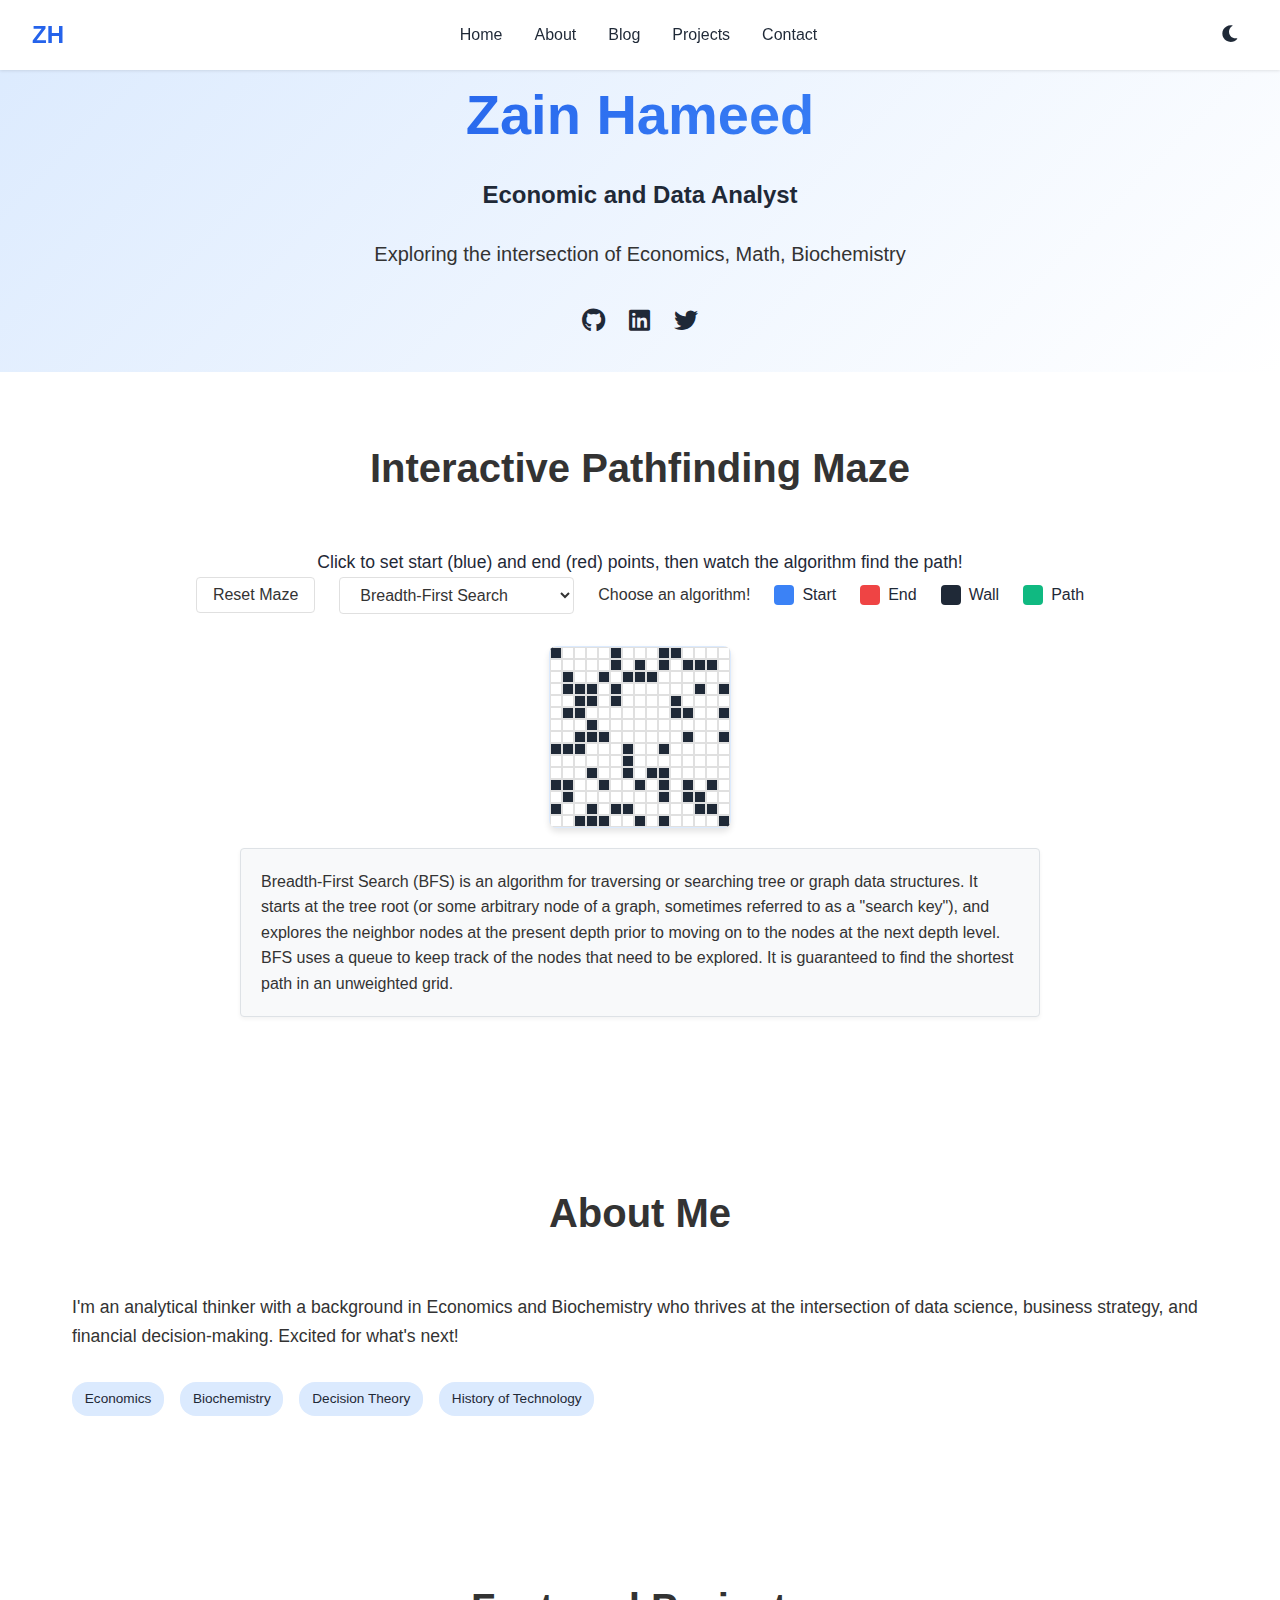
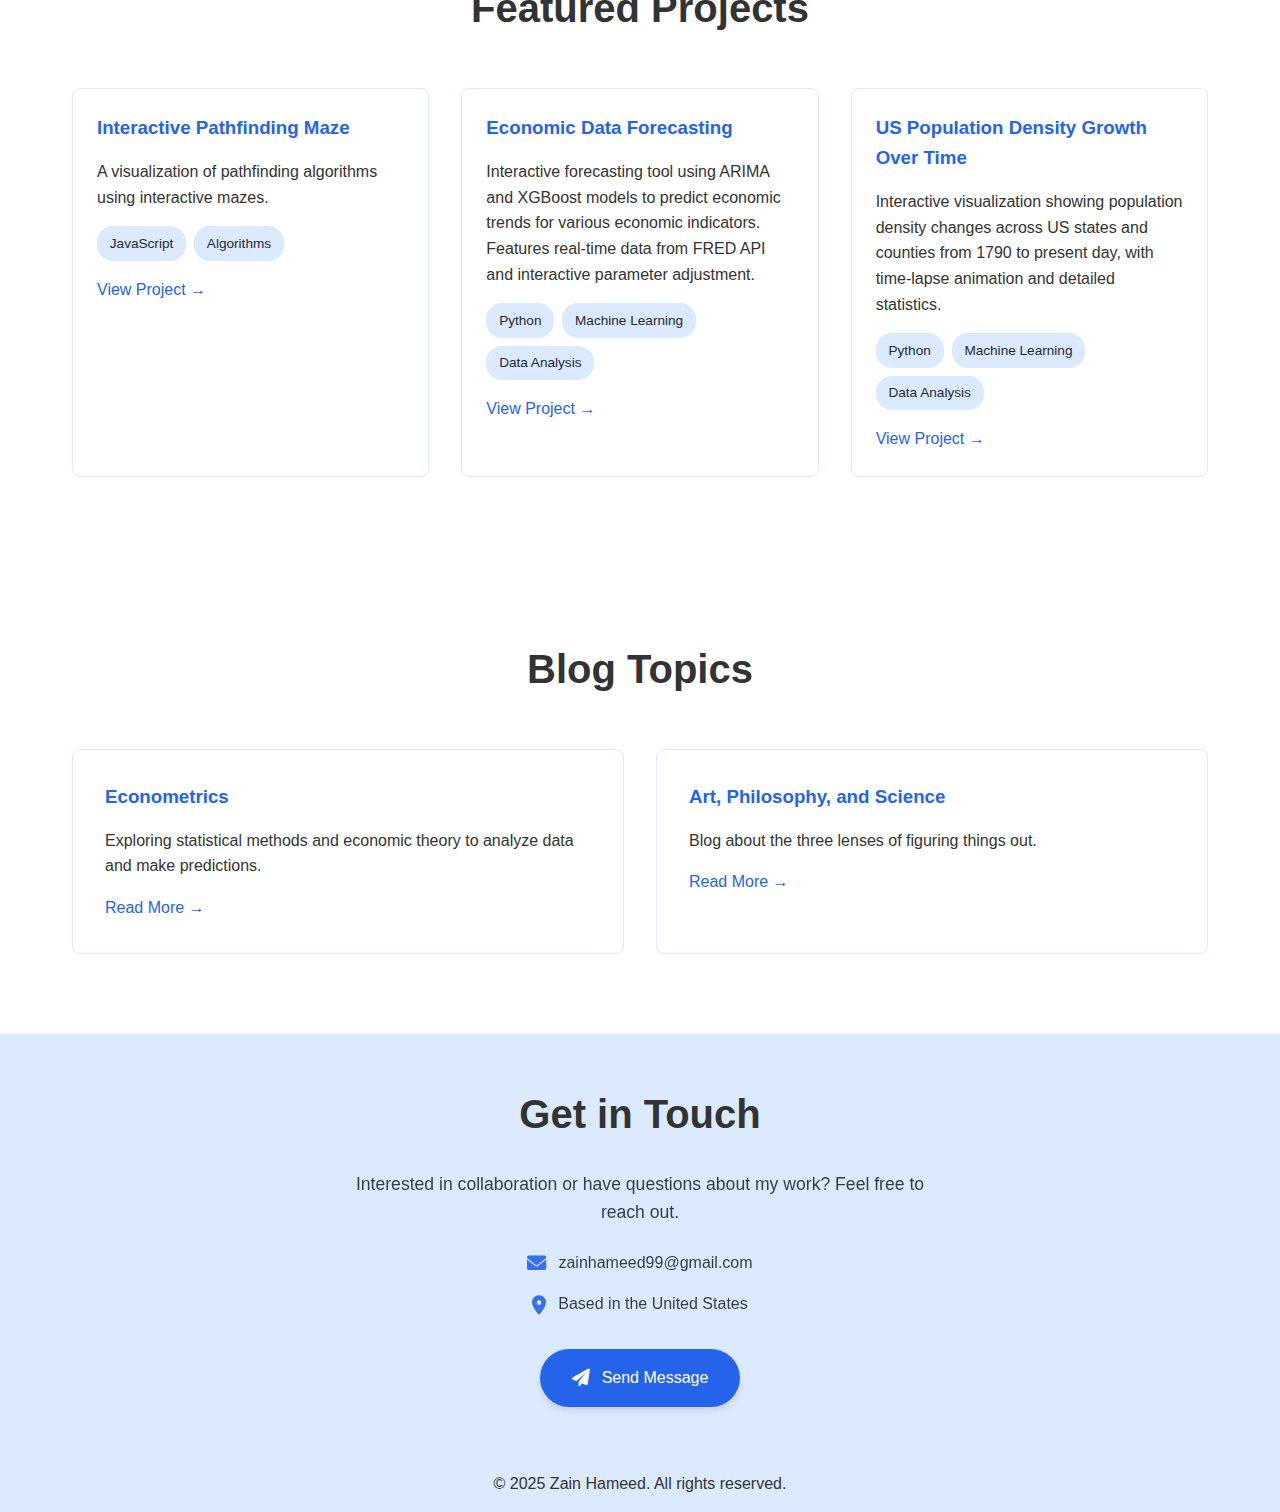
<file: index.html>
<!DOCTYPE html>
<html lang="en">
<head>
    <meta charset="UTF-8">
    <meta name="viewport" content="width=device-width, initial-scale=1.0">
    <title>Zain Hameed - Econometrics</title>
    <link rel="icon" type="image/png" href="assets/images/favicon.png">
    <link rel="stylesheet" href="assets/css/styles.css">
    <link rel="stylesheet" href="https://cdnjs.cloudflare.com/ajax/libs/font-awesome/6.0.0/css/all.min.css">
</head>
<body>
    <nav class="navbar">
        <div class="nav-brand">ZH</div>
        <div class="nav-links">
            <a href="#home">Home</a>
            <a href="#about">About</a>
            <a href="#research">Blog</a>
            <a href="#projects">Projects</a>
            <a href="#contact">Contact</a>
        </div>
        <button class="theme-toggle">
            <i class="fas fa-moon"></i>
        </button>
    </nav>

    <section id="home" class="hero">
        <div class="hero-content">
            <h1>Zain Hameed</h1>
            <h2>Economic and Data Analyst</h2>
            <p class="hero-text">Exploring the intersection of Economics, Math, Biochemistry</p>
            <div class="social-links">
                <a href="https://github.com/zainhameed99" target="_blank"><i class="fab fa-github"></i></a>
                <a href="https://www.linkedin.com/in/zain-hameed/" target="_blank"><i class="fab fa-linkedin"></i></a>
                <a href="https://x.com/ZainHameedo" target="_blank"><i class="fab fa-twitter"></i></a>
            </div>
        </div>
    </section>

    <section id="maze" class="maze">
        <div class="container">
            <h2>Interactive Pathfinding Maze</h2>
            <p class="maze-instructions">Click to set start (blue) and end (red) points, then watch the algorithm find the path!</p>
            <div class="maze-controls">
                <button id="resetMaze" class="maze-button">Reset Maze</button>
                <select id="algorithm" class="maze-select">
                    <option value="bfs">Breadth-First Search</option>
                    <option value="dfs">Depth-First Search</option>
                    <option value="aStar">A* Search</option>
                    <option value="dijkstra">Dijkstra's Algorithm</option>
                    <option value="greedyBestFirstSearch">Greedy Best-First Search</option>
                </select>
                <p class="algorithm-instructions">Choose an algorithm!</p>
                <div class="legend">
                    <span class="legend-item"><span class="color-box start"></span>Start</span>
                    <span class="legend-item"><span class="color-box end"></span>End</span>
                    <span class="legend-item"><span class="color-box wall"></span>Wall</span>
                    <span class="legend-item"><span class="color-box path"></span>Path</span>
                </div>
            </div>
            <div id="mazeGrid" class="maze-grid"></div>
            <div id="algorithmExplanation" class="algorithm-explanation"></div>
        </div>
    </section>

    <section id="about" class="about">
        <div class="container">
            <h2>About Me</h2>
            <div class="about-grid">
                <div class="about-text">
                    <p>I'm an analytical thinker with a background in Economics and Biochemistry who thrives at the intersection of data science, business strategy, and financial decision-making. Excited for what's next!</p>
                    <div class="expertise-areas">
                        <span class="tag">Economics</span>
                        <span class="tag">Biochemistry</span>
                        <span class="tag">Decision Theory</span>
                        <span class="tag">History of Technology</span>
                    </div>
                </div>
            </div>
        </div>
    </section>

    <section id="projects" class="projects">
        <div class="container">
            <h2>Featured Projects</h2>
            <div class="project-grid">
                <article class="project-card">
                    <div class="project-content">
                        <h3>Interactive Pathfinding Maze</h3>
                        <p>A visualization of pathfinding algorithms using interactive mazes.</p>
                        <div class="project-tags">
                            <span class="tag">JavaScript</span>
                            <span class="tag">Algorithms</span>
                        </div>
                        <a href="projects/pathfinding-maze.html" class="project-link">View Project →</a>
                    </div>
                </article>
                <div class="project-card">
                    <div class="project-content">
                        <h3>Economic Data Forecasting</h3>
                        <p>Interactive forecasting tool using ARIMA and XGBoost models to predict economic trends for various economic indicators. Features real-time data from FRED API and interactive parameter adjustment.</p>
                        <div class="project-tags">
                            <span class="tag">Python</span>
                            <span class="tag">Machine Learning</span>
                            <span class="tag">Data Analysis</span>
                        </div>
                        <a href="projects/economic-forecasting.html" class="project-link">View Project →</a>
                    </div>
                </div>
                <div class="project-card">
                    <div class="project-content">
                        <h3>US Population Density Growth Over Time</h3>
                        <p>Interactive visualization showing population density changes across US states and counties from 1790 to present day, with time-lapse animation and detailed statistics.</p>
                        <div class="project-tags">
                            <span class="tag">Python</span>
                            <span class="tag">Machine Learning</span>
                            <span class="tag">Data Analysis</span>
                        </div>
                        <a href="projects/us-pop-density.html" class="project-link">View Project →</a>
                    </div>
                </div>
            </div>
        </div>
    </section>

    <section id="research" class="research">
        <div class="container">
            <h2>Blog Topics</h2>
            <div class="research-grid">
                <div class="research-card">
                    <h3>Econometrics</h3>
                    <p>Exploring statistical methods and economic theory to analyze data and make predictions.</p>
                    <a href="blog/econometrics.html" class="read-more">Read More →</a>
                </div>
                <div class="research-card">
                    <h3>Art, Philosophy, and Science</h3>
                    <p>Blog about the three lenses of figuring things out.</p>
                    <a href="blog/art-philosophy-science.html" class="read-more">Read More →</a>
                </div>
            </div>
        </div>
    </section>

    <section id="contact" class="contact">
        <div class="container">
            <h2>Get in Touch</h2>
            <div class="contact-content">
                <div class="contact-text">
                    <p>Interested in collaboration or have questions about my work? Feel free to reach out.</p>
                    <div class="contact-details">
                        <div class="contact-item">
                            <i class="fas fa-envelope"></i>
                            <span>zainhameed99@gmail.com</span>
                        </div>
                        <div class="contact-item">
                            <i class="fas fa-map-marker-alt"></i>
                            <span>Based in the United States</span>
                        </div>
                    </div>
                </div>
                <a href="mailto:zainhameed99@gmail.com" class="contact-button">
                    <i class="fas fa-paper-plane"></i> Send Message
                </a>
            </div>
        </div>
    </section>

    <footer>
        <div class="container">
            <p>&copy; 2025 Zain Hameed. All rights reserved.</p>
        </div>
    </footer>

    <script src="js/script.js"></script>
</body>
</html>
</file>
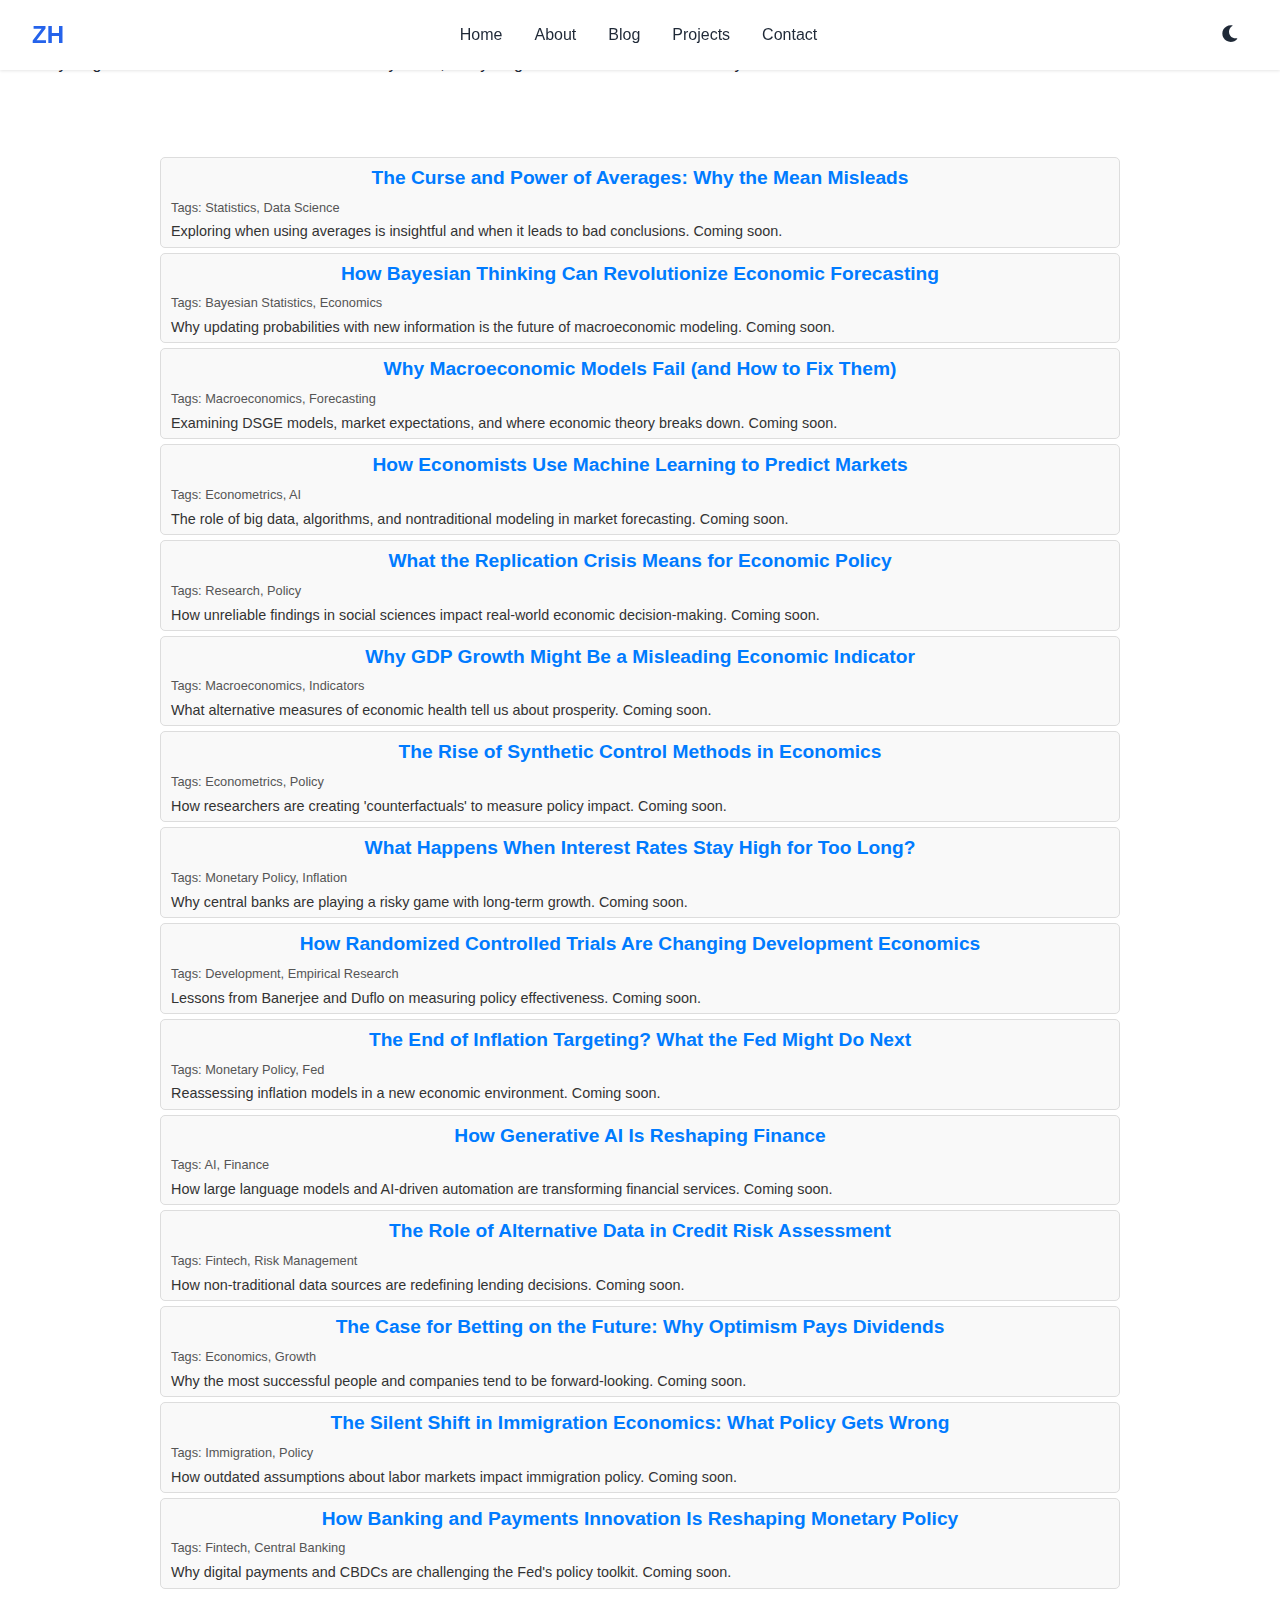
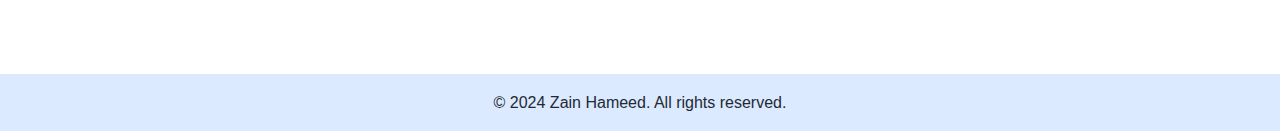
<file: econometrics.html>
<!DOCTYPE html>
<html lang="en">
<head>
    <meta charset="UTF-8">
    <meta name="viewport" content="width=device-width, initial-scale=1.0">
    <title>Econometrics Blog</title>
    <link rel="stylesheet" href="styles.css">
    <link rel="stylesheet" href="https://cdnjs.cloudflare.com/ajax/libs/font-awesome/6.0.0/css/all.min.css">
</head>
<body>
    <nav class="navbar">
        <div class="nav-brand">ZH</div>
        <div class="nav-links">
            <a href="index.html">Home</a>
            <a href="index.html#about">About</a>
            <a href="index.html#research">Blog</a>
            <a href="index.html#projects">Projects</a>
            <a href="index.html#contact">Contact</a>
        </div>
        <button class="theme-toggle">
            <i class="fas fa-moon"></i>
        </button>
    </nav>

    <header>
        <h1>Econometric thoughts and analyses</h1>
        <p>"Everything that can be counted does not necessarily count; everything that counts cannot necessarily be counted" - Einstein</p>
    </header>
    <main>
        <section class="blog-index">
            <article class="blog-post">
                <h2><a href="post1.html">The Curse and Power of Averages: Why the Mean Misleads</a></h2>
                <p class="post-meta">Tags: <span class="post-tags">Statistics, Data Science</span></p>
                <p>Exploring when using averages is insightful and when it leads to bad conclusions. Coming soon.</p>
            </article>
    
            <article class="blog-post">
                <h2><a href="post2.html">How Bayesian Thinking Can Revolutionize Economic Forecasting</a></h2>
                <p class="post-meta">Tags: <span class="post-tags">Bayesian Statistics, Economics</span></p>
                <p>Why updating probabilities with new information is the future of macroeconomic modeling. Coming soon.</p>
            </article>
    
            <article class="blog-post">
                <h2><a href="post3.html">Why Macroeconomic Models Fail (and How to Fix Them)</a></h2>
                <p class="post-meta">Tags: <span class="post-tags">Macroeconomics, Forecasting</span></p>
                <p>Examining DSGE models, market expectations, and where economic theory breaks down. Coming soon.</p>
            </article>
    
            <article class="blog-post">
                <h2><a href="post4.html">How Economists Use Machine Learning to Predict Markets</a></h2>
                <p class="post-meta">Tags: <span class="post-tags">Econometrics, AI</span></p>
                <p>The role of big data, algorithms, and nontraditional modeling in market forecasting. Coming soon.</p>
            </article>
    
            <article class="blog-post">
                <h2><a href="post5.html">What the Replication Crisis Means for Economic Policy</a></h2>
                <p class="post-meta">Tags: <span class="post-tags">Research, Policy</span></p>
                <p>How unreliable findings in social sciences impact real-world economic decision-making. Coming soon.</p>
            </article>
    
            <article class="blog-post">
                <h2><a href="post6.html">Why GDP Growth Might Be a Misleading Economic Indicator</a></h2>
                <p class="post-meta">Tags: <span class="post-tags">Macroeconomics, Indicators</span></p>
                <p>What alternative measures of economic health tell us about prosperity. Coming soon.</p>
            </article>
    
            <article class="blog-post">
                <h2><a href="post7.html">The Rise of Synthetic Control Methods in Economics</a></h2>
                <p class="post-meta">Tags: <span class="post-tags">Econometrics, Policy</span></p>
                <p>How researchers are creating 'counterfactuals' to measure policy impact. Coming soon.</p>
            </article>
    
            <article class="blog-post">
                <h2><a href="post8.html">What Happens When Interest Rates Stay High for Too Long?</a></h2>
                <p class="post-meta">Tags: <span class="post-tags">Monetary Policy, Inflation</span></p>
                <p>Why central banks are playing a risky game with long-term growth. Coming soon.</p>
            </article>
    
            <article class="blog-post">
                <h2><a href="post9.html">How Randomized Controlled Trials Are Changing Development Economics</a></h2>
                <p class="post-meta">Tags: <span class="post-tags">Development, Empirical Research</span></p>
                <p>Lessons from Banerjee and Duflo on measuring policy effectiveness. Coming soon.</p>
            </article>
    
            <article class="blog-post">
                <h2><a href="post10.html">The End of Inflation Targeting? What the Fed Might Do Next</a></h2>
                <p class="post-meta">Tags: <span class="post-tags">Monetary Policy, Fed</span></p>
                <p>Reassessing inflation models in a new economic environment. Coming soon.</p>
            </article>
    
            <article class="blog-post">
                <h2><a href="post11.html">How Generative AI Is Reshaping Finance</a></h2>
                <p class="post-meta">Tags: <span class="post-tags">AI, Finance</span></p>
                <p>How large language models and AI-driven automation are transforming financial services. Coming soon.</p>
            </article>
    
            <article class="blog-post">
                <h2><a href="post12.html">The Role of Alternative Data in Credit Risk Assessment</a></h2>
                <p class="post-meta">Tags: <span class="post-tags">Fintech, Risk Management</span></p>
                <p>How non-traditional data sources are redefining lending decisions. Coming soon.</p>
            </article>
    
            <article class="blog-post">
                <h2><a href="post13.html">The Case for Betting on the Future: Why Optimism Pays Dividends</a></h2>
                <p class="post-meta">Tags: <span class="post-tags">Economics, Growth</span></p>
                <p>Why the most successful people and companies tend to be forward-looking. Coming soon.</p>
            </article>
    
            <article class="blog-post">
                <h2><a href="post14.html">The Silent Shift in Immigration Economics: What Policy Gets Wrong</a></h2>
                <p class="post-meta">Tags: <span class="post-tags">Immigration, Policy</span></p>
                <p>How outdated assumptions about labor markets impact immigration policy. Coming soon.</p>
            </article>
    
            <article class="blog-post">
                <h2><a href="post15.html">How Banking and Payments Innovation Is Reshaping Monetary Policy</a></h2>
                <p class="post-meta">Tags: <span class="post-tags">Fintech, Central Banking</span></p>
                <p>Why digital payments and CBDCs are challenging the Fed's policy toolkit. Coming soon.</p>
            </article>
        </section>
    </main>
    
    
    <footer>
        <p>&copy; 2024 Zain Hameed. All rights reserved.</p>
    </footer>
</body>
</html>
</file>
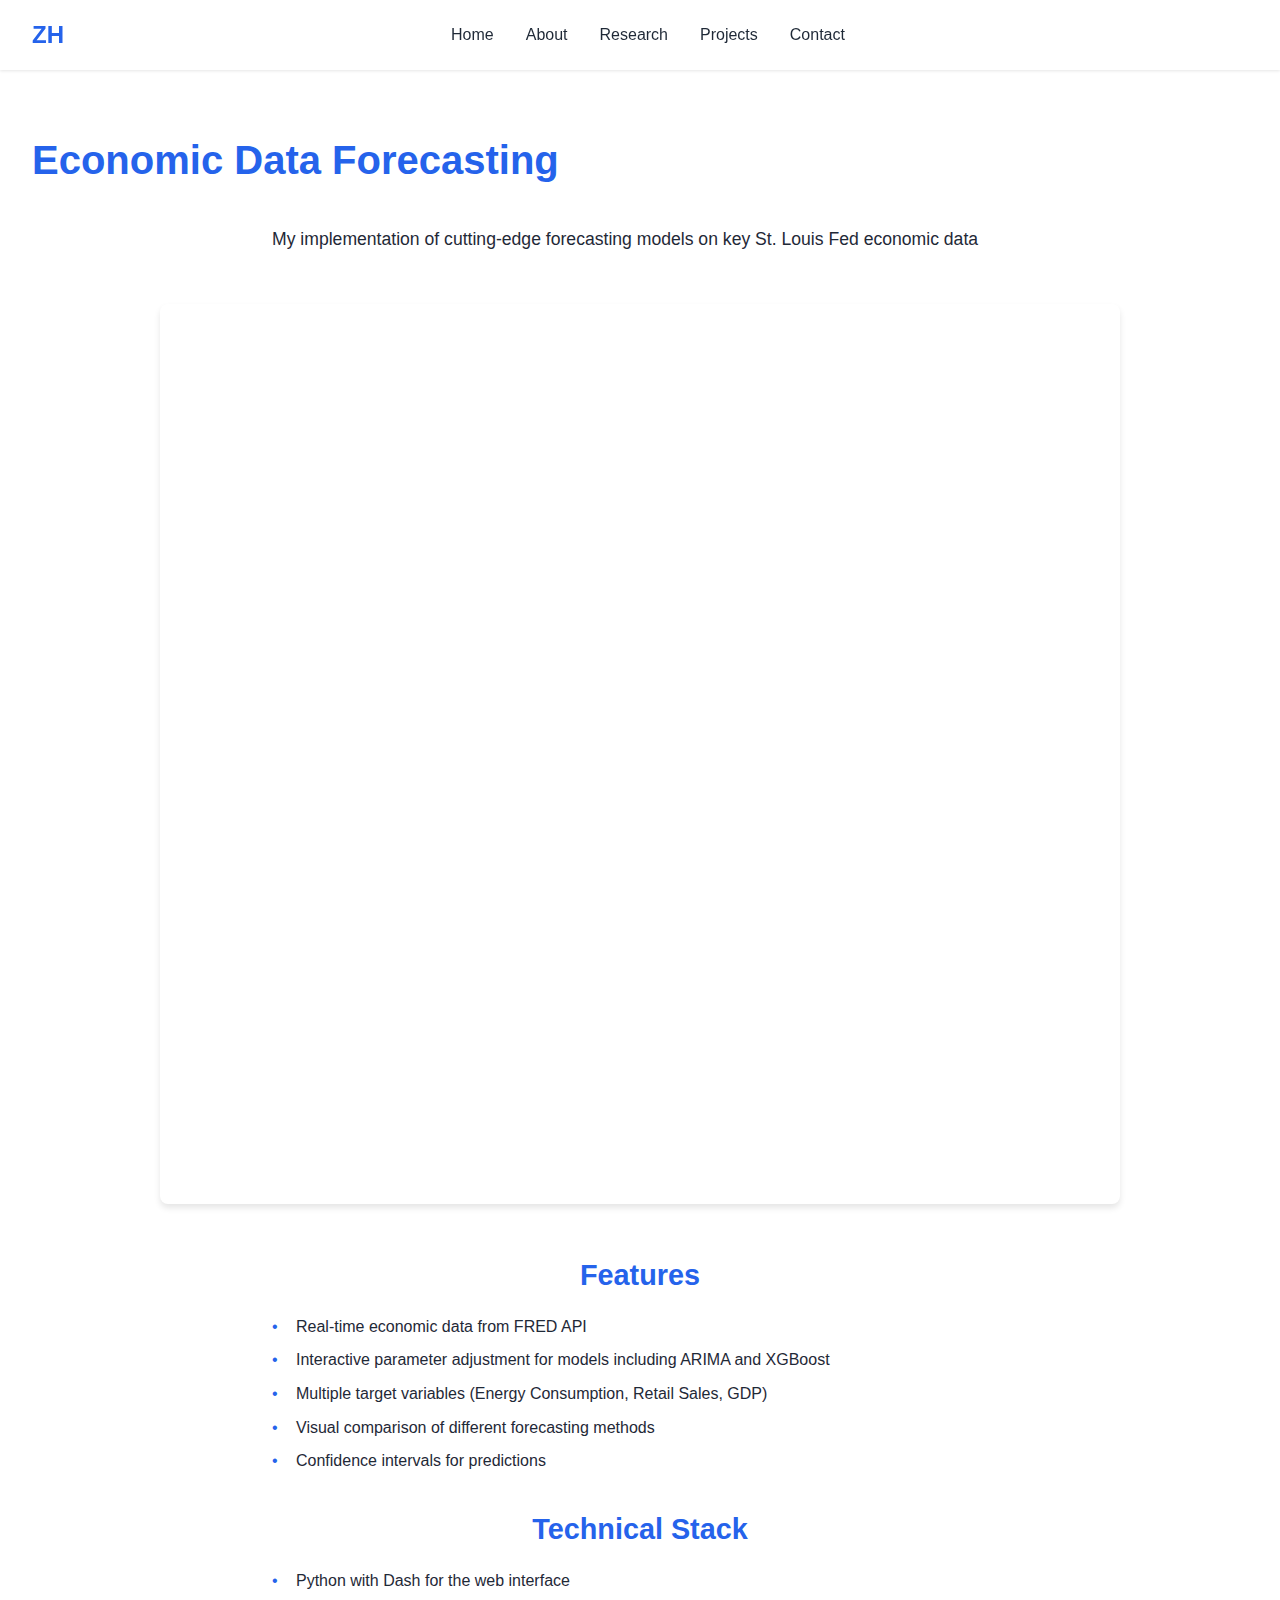
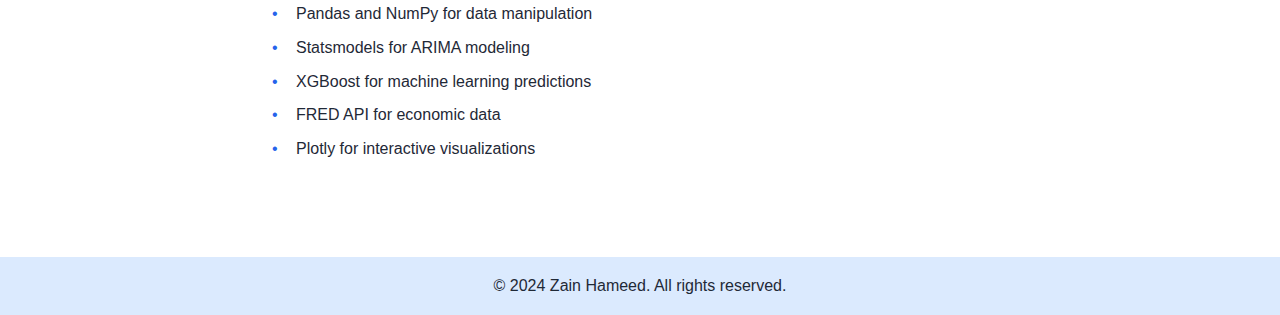
<file: economic-forecasting.html>
<!DOCTYPE html>
<html lang="en">
<head>
    <meta charset="UTF-8">
    <meta name="viewport" content="width=device-width, initial-scale=1.0">
    <title>Economic Data Forecasting - Zain Hameed</title>
    <link rel="stylesheet" href="styles.css">
</head>
<body>
    <nav class="navbar">
        <div class="nav-brand">ZH</div>
        <div class="nav-links">
            <a href="index.html">Home</a>
            <a href="index.html#about">About</a>
            <a href="index.html#research">Research</a>
            <a href="index.html#projects">Projects</a>
            <a href="index.html#contact">Contact</a>
        </div>
        <button class="theme-toggle" id="theme-toggle">🌙</button>
    </nav>

    <section class="project-detail">
        <div class="container">
            <h1>Economic Data Forecasting</h1>
            <div class="project-description">
                <p>My implementation of cutting-edge forecasting models on key St. Louis Fed economic data</p>
            </div>
        </div>
        
        <div class="project-demo">
            <iframe class="streamlit-iframe" src="https://demand-forecast-app-5gizbzzfqezz5kok6xt9mt.streamlit.app/?embed=true&hide_topBar=true&hide_sidebar=true" frameborder="0"></iframe>
        </div>

        <div class="container">
            <div class="project-description">
                <h2>Features</h2>
                <ul>
                    <li>Real-time economic data from FRED API</li>
                    <li>Interactive parameter adjustment for models including ARIMA and XGBoost </li>
                    <li>Multiple target variables (Energy Consumption, Retail Sales, GDP)</li>
                    <li>Visual comparison of different forecasting methods</li>
                    <li>Confidence intervals for predictions</li>
                </ul>

                <h2>Technical Stack</h2>
                <ul>
                    <li>Python with Dash for the web interface</li>
                    <li>Pandas and NumPy for data manipulation</li>
                    <li>Statsmodels for ARIMA modeling</li>
                    <li>XGBoost for machine learning predictions</li>
                    <li>FRED API for economic data</li>
                    <li>Plotly for interactive visualizations</li>
                </ul>
            </div>
        </div>
    </section>

    <footer>
        <div class="container">
            <p>&copy; 2024 Zain Hameed. All rights reserved.</p>
        </div>
    </footer>

    <script src="script.js"></script>  <!-- I don't think I need this-->
</body>
</html>
</file>
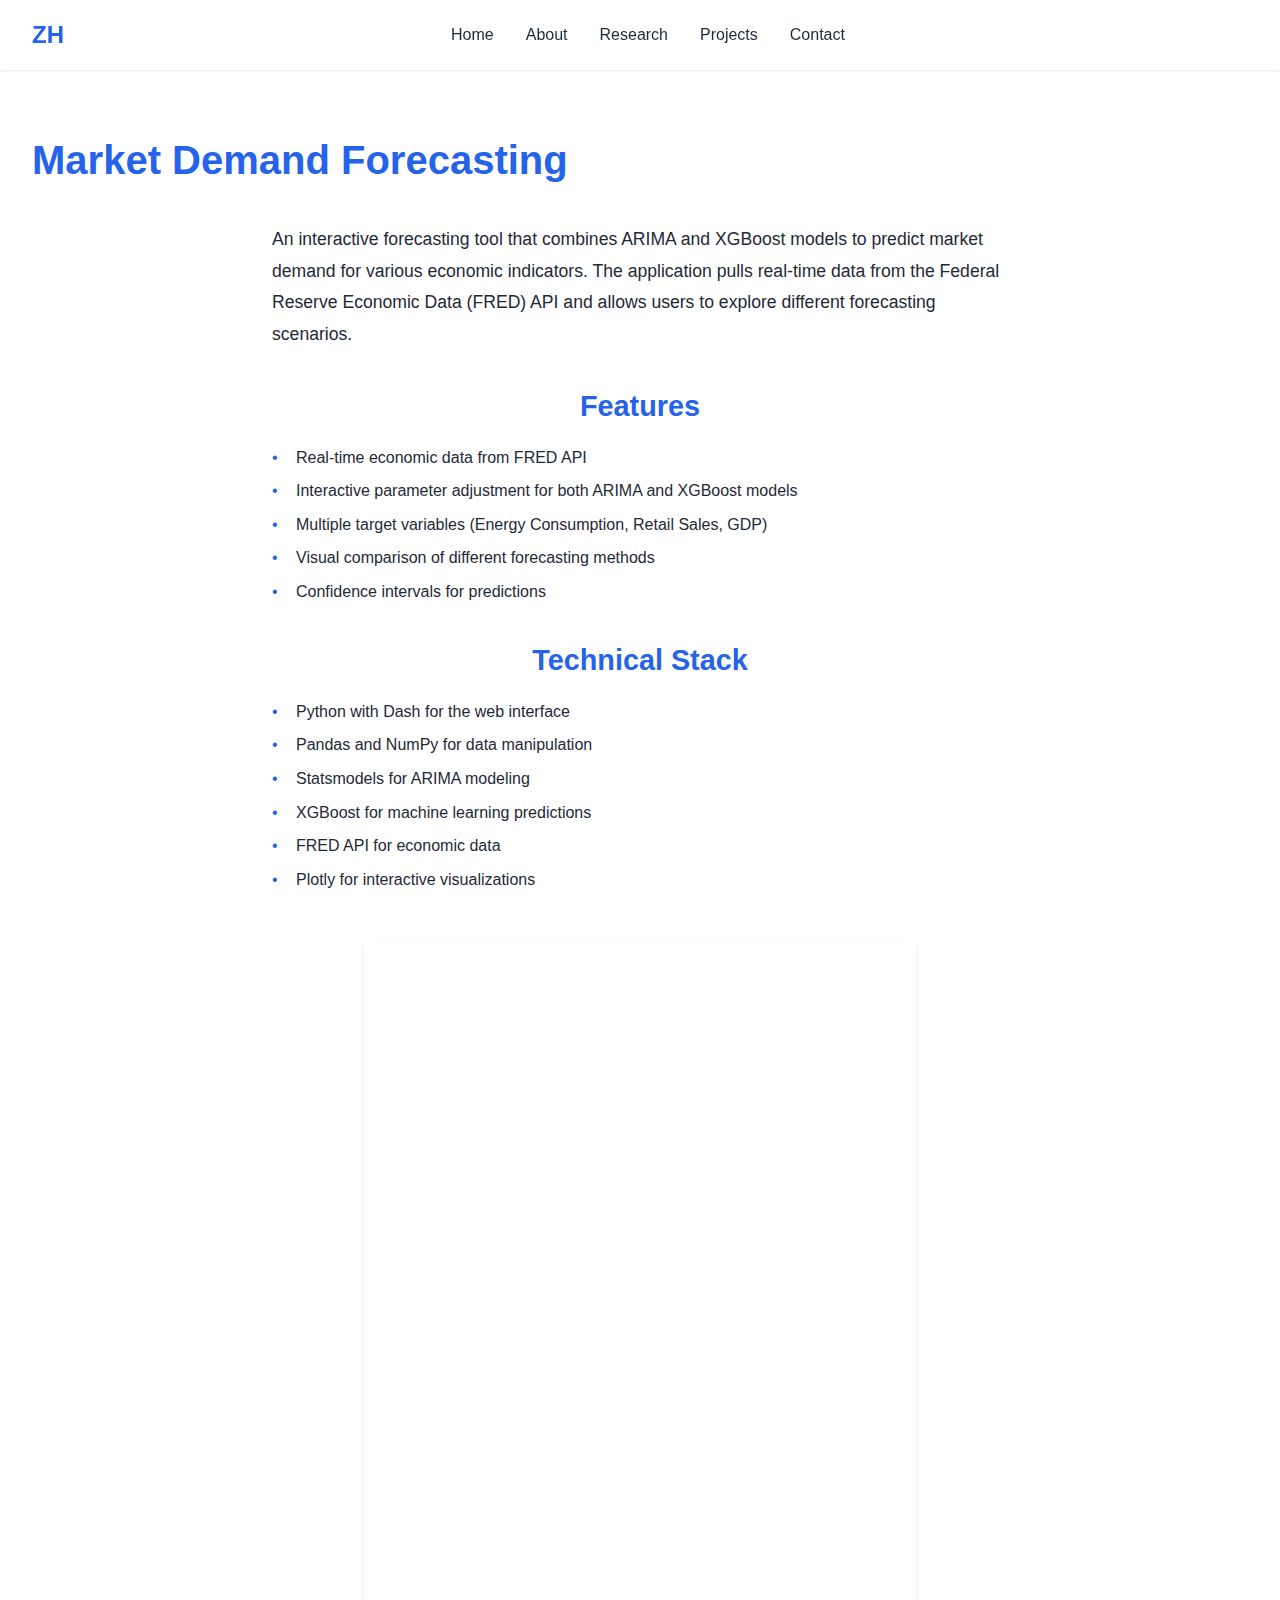
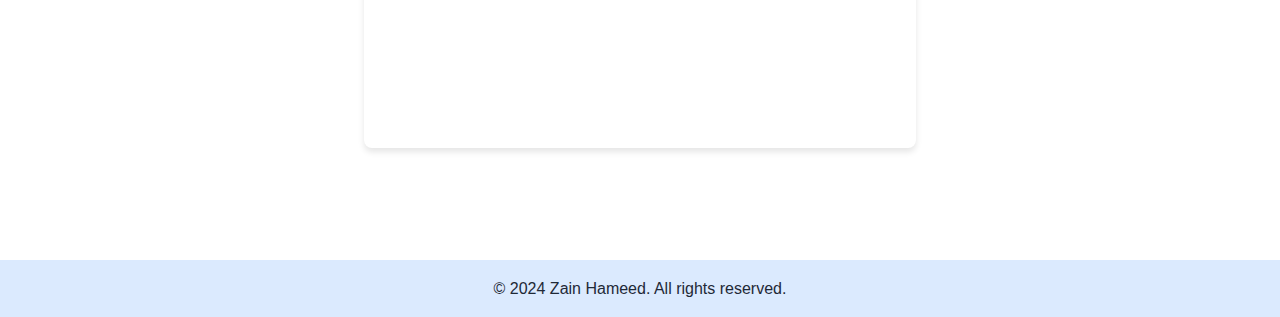
<file: market-forecast.html>
<!DOCTYPE html>
<html lang="en">
<head>
    <meta charset="UTF-8">
    <meta name="viewport" content="width=device-width, initial-scale=1.0">
    <title>Market Demand Forecasting - Zain Hameed</title>
    <link rel="stylesheet" href="styles.css">
</head>
<body>
    <nav class="navbar">
        <div class="nav-brand">ZH</div>
        <div class="nav-links">
            <a href="index.html">Home</a>
            <a href="index.html#about">About</a>
            <a href="index.html#research">Research</a>
            <a href="index.html#projects">Projects</a>
            <a href="index.html#contact">Contact</a>
        </div>
        <button class="theme-toggle" id="theme-toggle">🌙</button>
    </nav>

    <section class="project-detail">
        <div class="container">
            <h1>Market Demand Forecasting</h1>
            <div class="project-description">
                <p>An interactive forecasting tool that combines ARIMA and XGBoost models to predict market demand for various economic indicators. The application pulls real-time data from the Federal Reserve Economic Data (FRED) API and allows users to explore different forecasting scenarios.</p>
                
                <h2>Features</h2>
                <ul>
                    <li>Real-time economic data from FRED API</li>
                    <li>Interactive parameter adjustment for both ARIMA and XGBoost models</li>
                    <li>Multiple target variables (Energy Consumption, Retail Sales, GDP)</li>
                    <li>Visual comparison of different forecasting methods</li>
                    <li>Confidence intervals for predictions</li>
                </ul>

                <h2>Technical Stack</h2>
                <ul>
                    <li>Python with Dash for the web interface</li>
                    <li>Pandas and NumPy for data manipulation</li>
                    <li>Statsmodels for ARIMA modeling</li>
                    <li>XGBoost for machine learning predictions</li>
                    <li>FRED API for economic data</li>
                    <li>Plotly for interactive visualizations</li>
                </ul>

                <div class="project-demo">
                    <iframe src="https://your-streamlit-app-url.streamlit.app" width="100%" height="800px" frameborder="0"></iframe>
                </div>
            </div>
        </div>
    </section>

    <footer>
        <div class="container">
            <p>&copy; 2024 Zain Hameed. All rights reserved.</p>
        </div>
    </footer>

    <script src="script.js"></script>
</body>
</html>
</file>
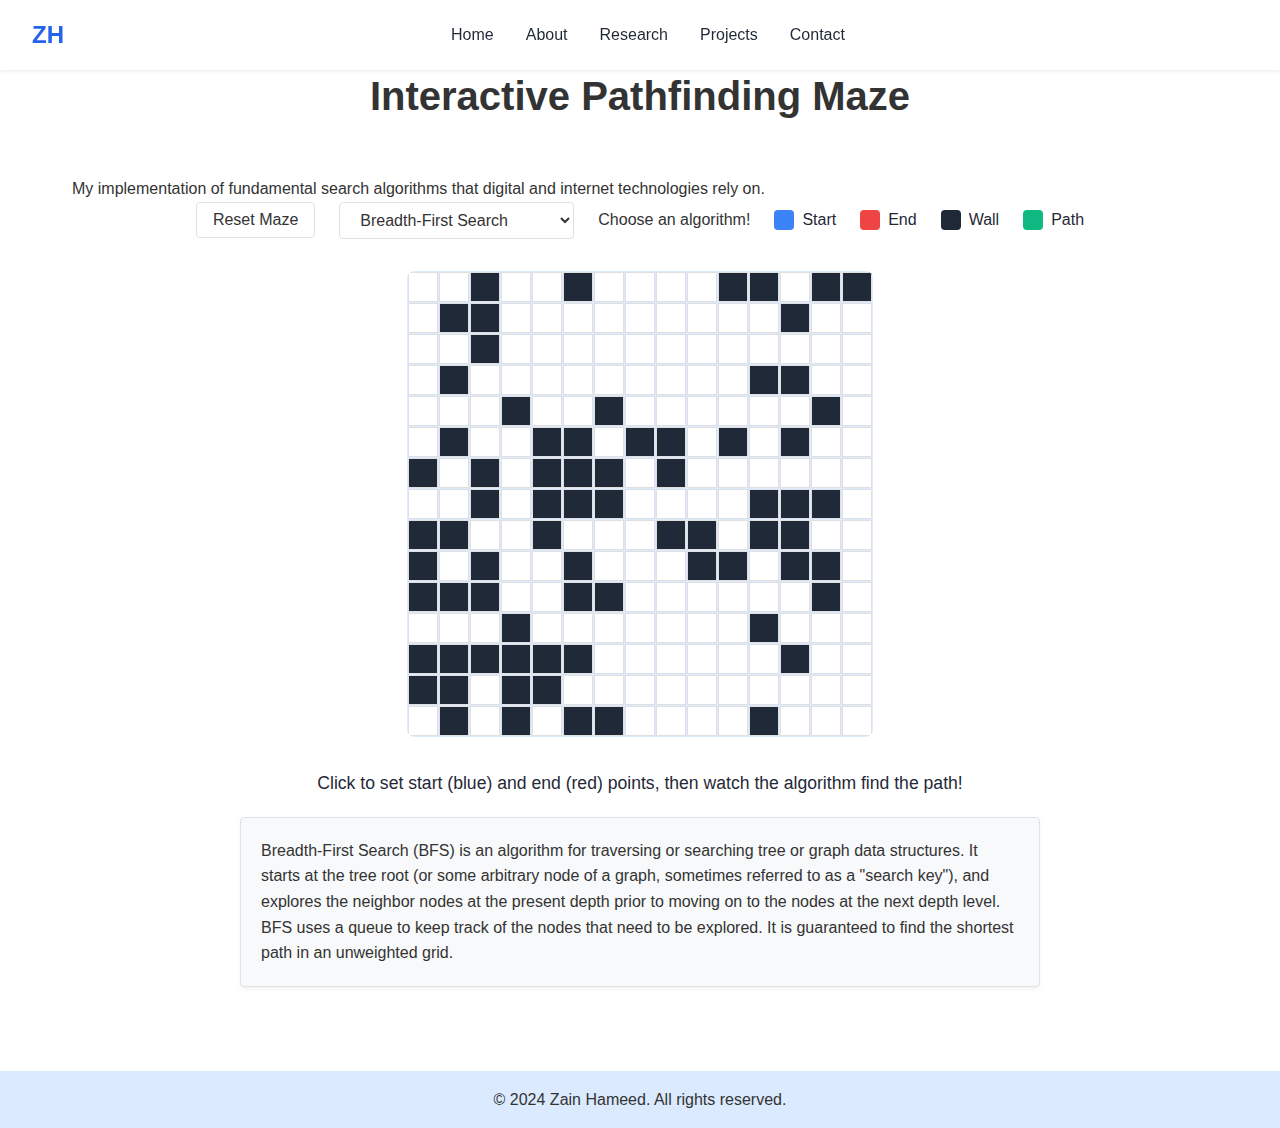
<file: pathfinding-maze.html>
<!DOCTYPE html>
<html lang="en">
<head>
    <meta charset="UTF-8">
    <meta name="viewport" content="width=device-width, initial-scale=1.0">
    <title>Economic Data Forecasting - Zain Hameed</title>
    <link rel="stylesheet" href="styles.css">
</head>
<body>
    <nav class="navbar">
        <div class="nav-brand">ZH</div>
        <div class="nav-links">
            <a href="index.html">Home</a>
            <a href="index.html#about">About</a>
            <a href="index.html#research">Research</a>
            <a href="index.html#projects">Projects</a>
            <a href="index.html#contact">Contact</a>
        </div>
        <button class="theme-toggle" id="theme-toggle">🌙</button>
    </nav>

    <section id="maze" class="maze">
        <div class="container">
            <h2>Interactive Pathfinding Maze</h2>
            <p>My implementation of fundamental search algorithms that digital and internet technologies rely on.</p>
            <div class="maze-controls">
                <button id="resetMaze" class="maze-button">Reset Maze</button>
                <select id="algorithm" class="maze-select">
                    <option value="bfs">Breadth-First Search</option>
                    <option value="dfs">Depth-First Search</option>
                    <option value="aStar">A* Search</option>
                    <option value="dijkstra">Dijkstra's Algorithm</option>
                    <option value="greedyBestFirstSearch">Greedy Best-First Search</option>
                </select>
                <p class="algorithm-instructions">Choose an algorithm!</p>
                <div class="legend">
                    <span class="legend-item"><span class="color-box start"></span>Start</span>
                    <span class="legend-item"><span class="color-box end"></span>End</span>
                    <span class="legend-item"><span class="color-box wall"></span>Wall</span>
                    <span class="legend-item"><span class="color-box path"></span>Path</span>
                </div>
            </div>
            <div id="mazeGrid" class="maze-grid"></div>
            <p class="maze-instructions">Click to set start (blue) and end (red) points, then watch the algorithm find the path!</p>
            <div id="algorithmExplanation" class="algorithm-explanation"></div>
        </div>
    </section>

    <footer>
        <div class="container">
            <p>&copy; 2024 Zain Hameed. All rights reserved.</p>
        </div>
    </footer>

    <script src="script.js"></script>
</body>
</html>
</file>
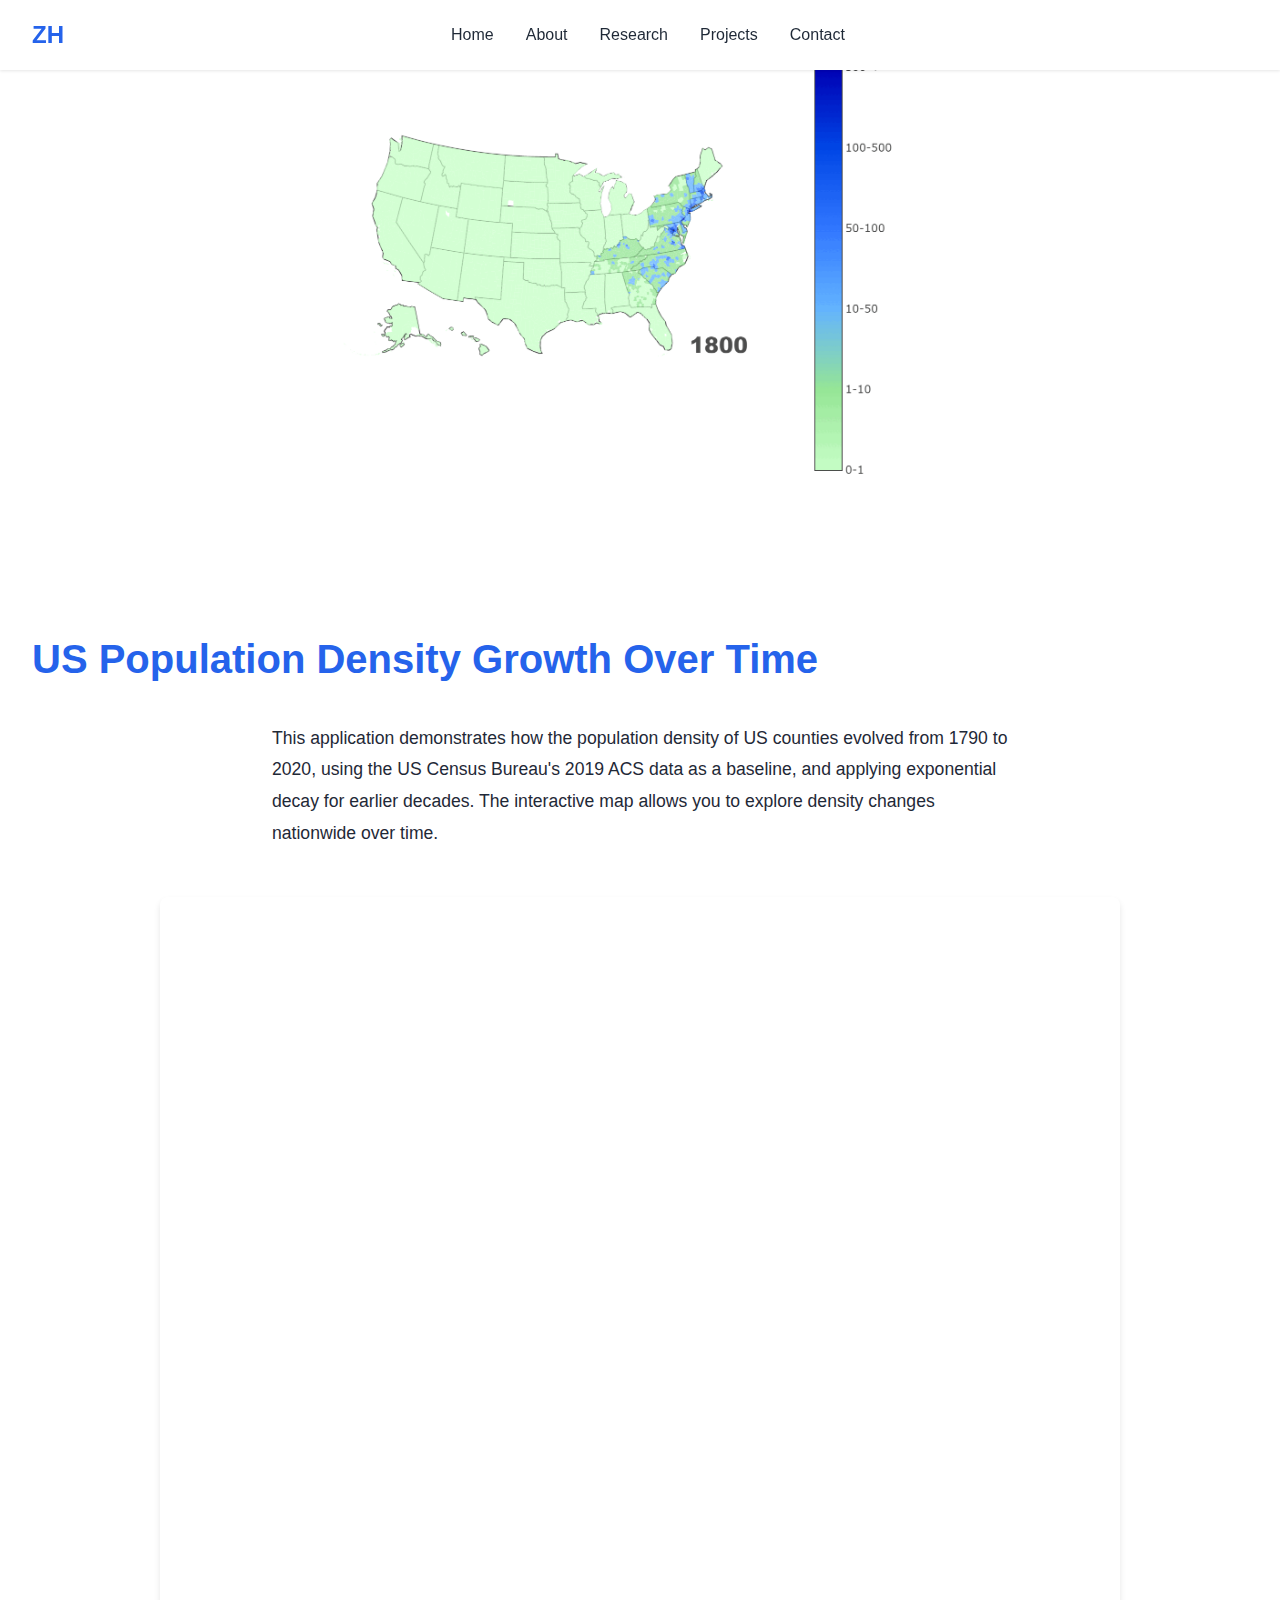
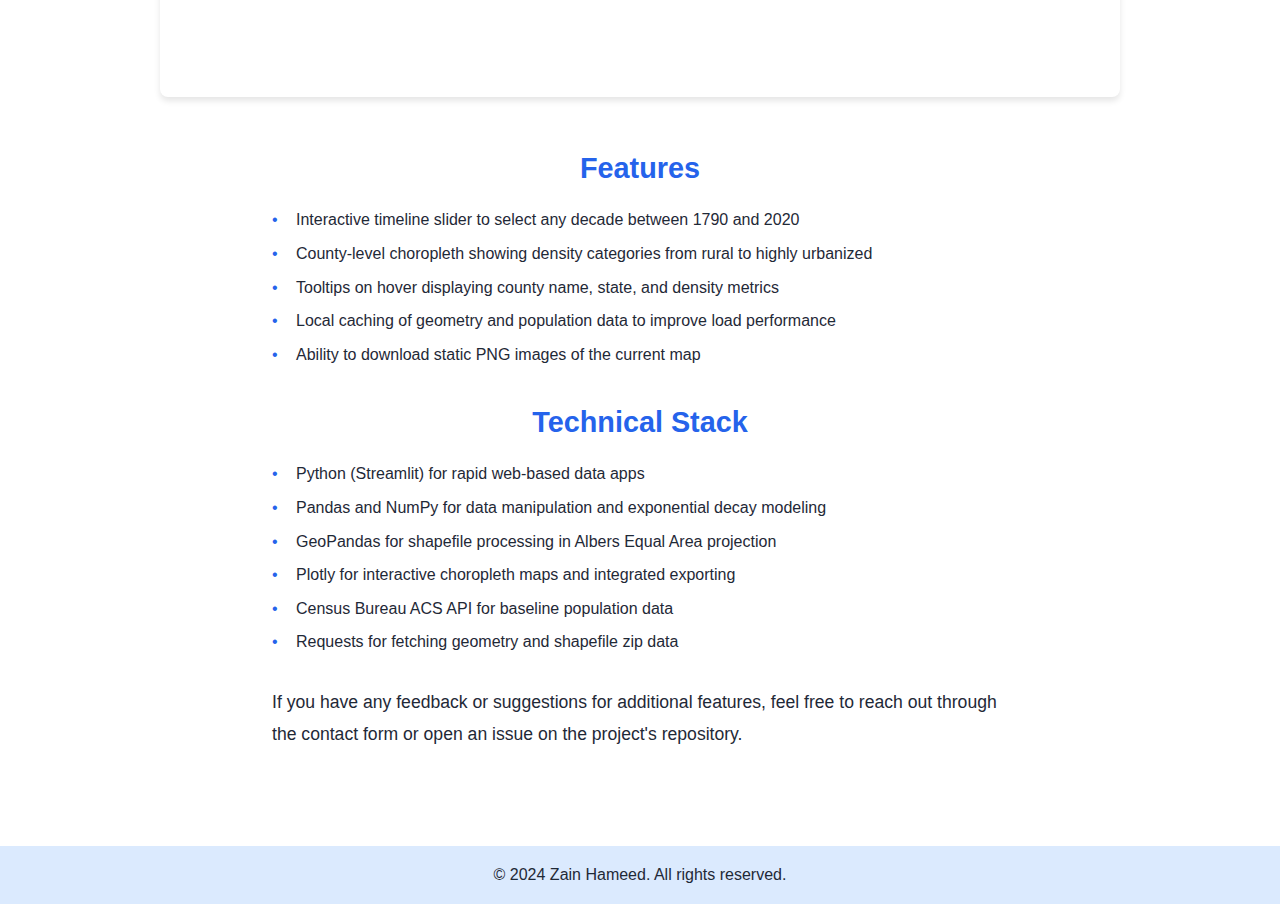
<file: us-pop-density.html>
<!DOCTYPE html>
<html lang="en">
<head>
    <meta charset="UTF-8">
    <meta name="viewport" content="width=device-width, initial-scale=1.0">
    <title>Economic Data Forecasting - Zain Hameed</title>
    <link rel="stylesheet" href="styles.css">
</head>
<body>
    <nav class="navbar">
        <div class="nav-brand">ZH</div>
        <div class="nav-links">
            <a href="index.html">Home</a>
            <a href="index.html#about">About</a>
            <a href="index.html#research">Research</a>
            <a href="index.html#projects">Projects</a>
            <a href="index.html#contact">Contact</a>
        </div>
        <button class="theme-toggle" id="theme-toggle">🌙</button>
    </nav>

    <!-- GIF Preview Section -->
    <div class="gif-container" style="text-align:center; margin-top:20px;">
        <img src="us_population_density_map_app.gif" alt="Population Density Preview" style="max-width:600px; width:100%; height:auto;">
    </div>

    <section class="project-detail">
        <div class="container">
            <h1>US Population Density Growth Over Time</h1>
            <div class="project-description">
                <p>
                    This application demonstrates how the population density of US counties evolved from 1790 to 2020, 
                    using the US Census Bureau's 2019 ACS data as a baseline, and applying exponential decay for earlier decades. 
                    The interactive map allows you to explore density changes nationwide over time.
                </p>
            </div>
        </div>
        
        <div class="project-demo">
            <!-- Embedded Streamlit App -->
            <iframe class="streamlit-iframe" 
                    src="https://population-density-map-app-nqsjwklrkzsngxfuuytds8.streamlit.app/?embed_options=disable_scrolling" 
                    frameborder="0" 
                    style="width:100%; height:800px;">
            </iframe>
        </div>

        <div class="container">
            <div class="project-description">
                <h2>Features</h2>
                <ul>
                    <li>Interactive timeline slider to select any decade between 1790 and 2020</li>
                    <li>County-level choropleth showing density categories from rural to highly urbanized</li>
                    <li>Tooltips on hover displaying county name, state, and density metrics</li>
                    <li>Local caching of geometry and population data to improve load performance</li>
                    <li>Ability to download static PNG images of the current map</li>
                </ul>

                <h2>Technical Stack</h2>
                <ul>
                    <li>Python (Streamlit) for rapid web-based data apps</li>
                    <li>Pandas and NumPy for data manipulation and exponential decay modeling</li>
                    <li>GeoPandas for shapefile processing in Albers Equal Area projection</li>
                    <li>Plotly for interactive choropleth maps and integrated exporting</li>
                    <li>Census Bureau ACS API for baseline population data</li>
                    <li>Requests for fetching geometry and shapefile zip data</li>
                </ul>
                <p>
                    If you have any feedback or suggestions for additional features, 
                    feel free to reach out through the contact form or open an issue on the project's repository.
                </p>
            </div>
        </div>
    </section>

    <footer>
        <div class="container">
            <p>&copy; 2024 Zain Hameed. All rights reserved.</p>
        </div>
    </footer>

    <script src="script.js"></script>
</body>
</html>
</file>
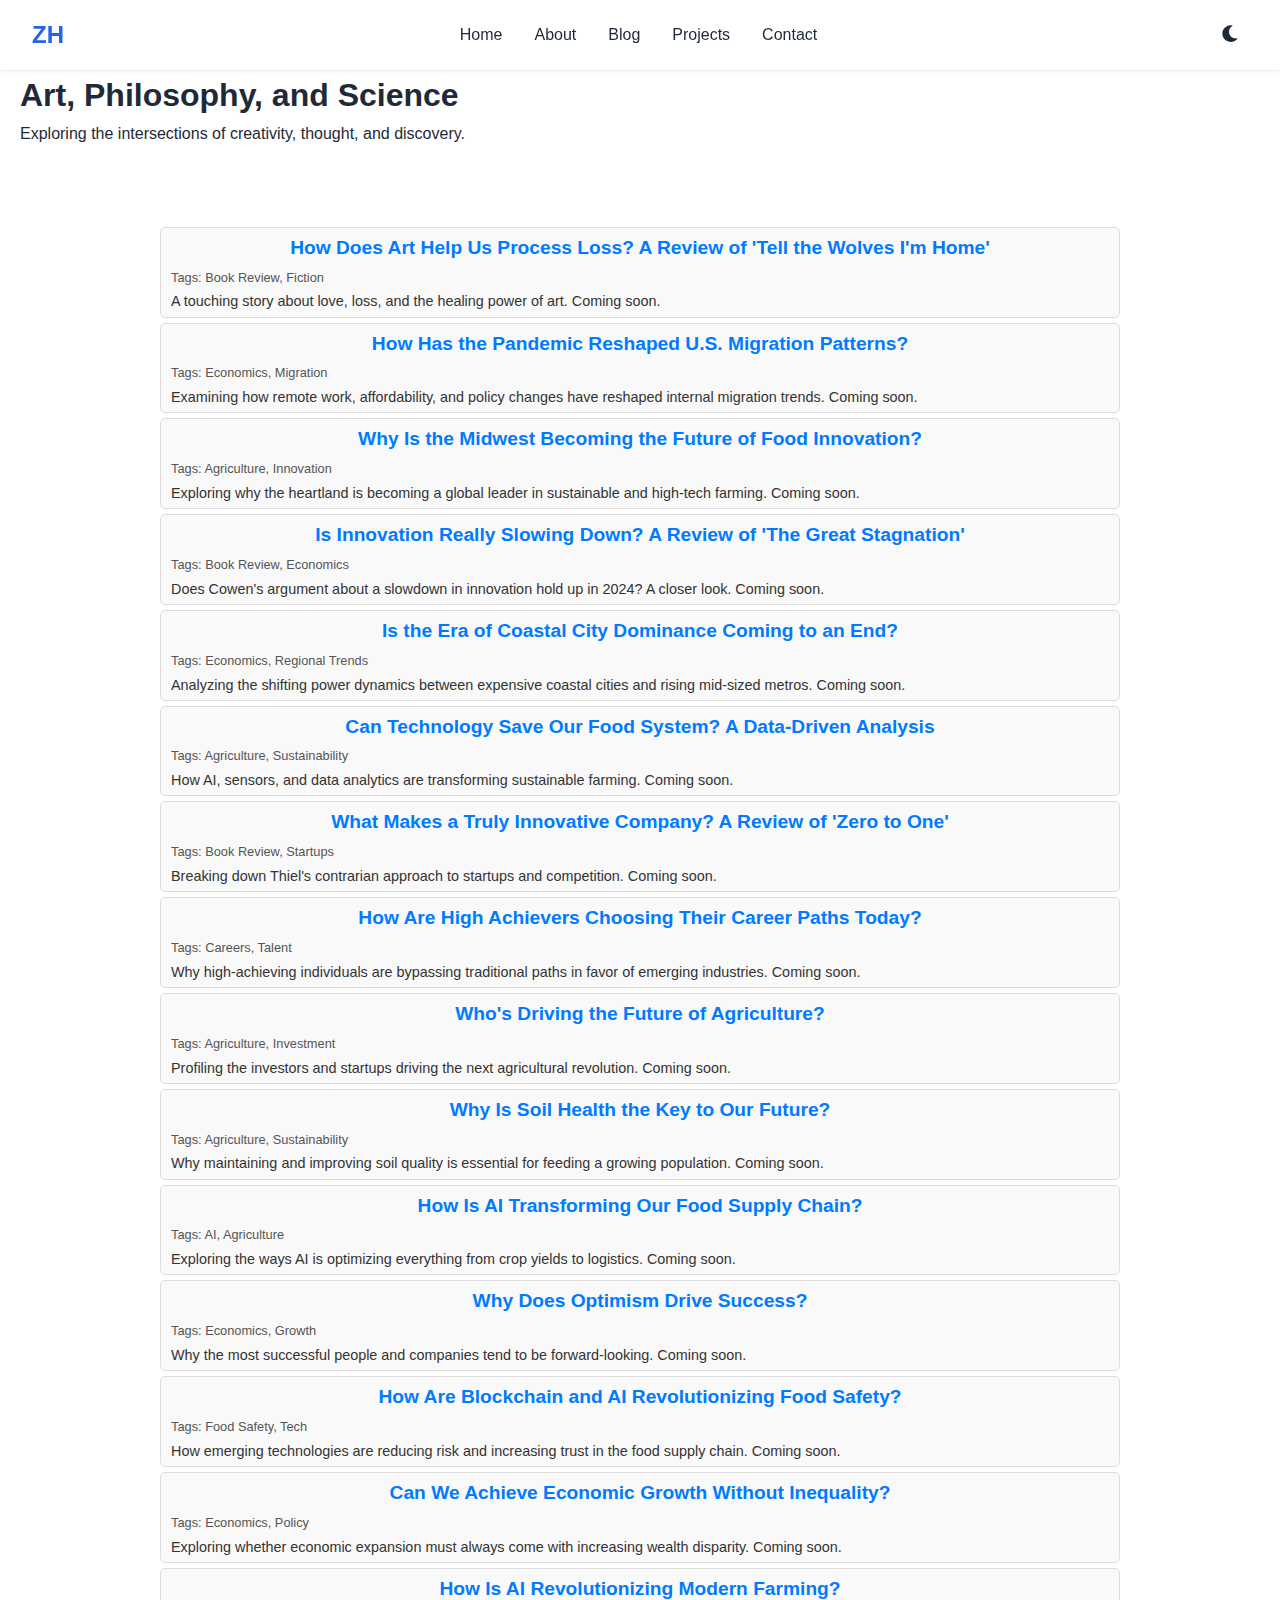
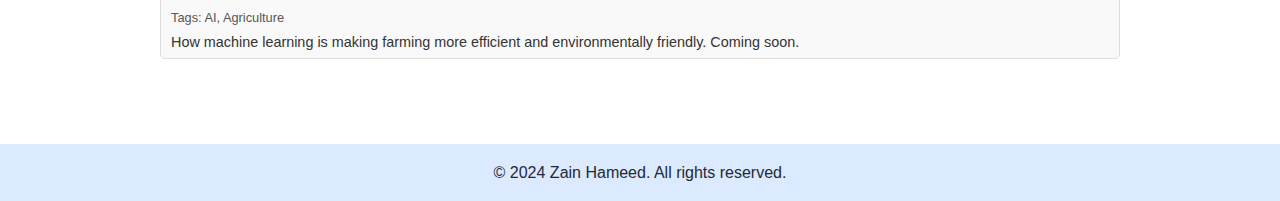
<file: blog/art-philosophy-science.html>
<!DOCTYPE html>
<html lang="en">
<head>
    <meta charset="UTF-8">
    <meta name="viewport" content="width=device-width, initial-scale=1.0">
    <title>Art, Philosophy, and Science Blog</title>
    <link rel="icon" type="image/png" href="../assets/images/favicon.png">
    <link rel="stylesheet" href="../assets/css/styles.css">
    <link rel="stylesheet" href="https://cdnjs.cloudflare.com/ajax/libs/font-awesome/6.0.0/css/all.min.css">
</head>
<body>
    <nav class="navbar">
        <div class="nav-brand">ZH</div>
        <div class="nav-links">
            <a href="../index.html">Home</a>
            <a href="../index.html#about">About</a>
            <a href="../index.html#research">Blog</a>
            <a href="../index.html#projects">Projects</a>
            <a href="../index.html#contact">Contact</a>
        </div>
        <button class="theme-toggle">
            <i class="fas fa-moon"></i>
        </button>
    </nav>

    <header style="padding-top: 70px;">
        <h1>Art, Philosophy, and Science</h1>
        <p>Exploring the intersections of creativity, thought, and discovery.</p>
    </header>
    <main>
        <section class="blog-index">
            <article class="blog-post">
                <h2><a href="post1.html">How Does Art Help Us Process Loss? A Review of 'Tell the Wolves I'm Home'</a></h2>
                <p class="post-meta">Tags: <span class="post-tags">Book Review, Fiction</span></p>
                <p>A touching story about love, loss, and the healing power of art. Coming soon.</p>
            </article>
            
            <article class="blog-post">
                <h2><a href="post2.html">How Has the Pandemic Reshaped U.S. Migration Patterns?</a></h2>
                <p class="post-meta">Tags: <span class="post-tags">Economics, Migration</span></p>
                <p>Examining how remote work, affordability, and policy changes have reshaped internal migration trends. Coming soon.</p>
            </article>
    
            <article class="blog-post">
                <h2><a href="post3.html">Why Is the Midwest Becoming the Future of Food Innovation?</a></h2>
                <p class="post-meta">Tags: <span class="post-tags">Agriculture, Innovation</span></p>
                <p>Exploring why the heartland is becoming a global leader in sustainable and high-tech farming. Coming soon.</p>
            </article>
    
            <article class="blog-post">
                <h2><a href="post4.html">Is Innovation Really Slowing Down? A Review of 'The Great Stagnation'</a></h2>
                <p class="post-meta">Tags: <span class="post-tags">Book Review, Economics</span></p>
                <p>Does Cowen's argument about a slowdown in innovation hold up in 2024? A closer look. Coming soon.</p>
            </article>
    
            <article class="blog-post">
                <h2><a href="post5.html">Is the Era of Coastal City Dominance Coming to an End?</a></h2>
                <p class="post-meta">Tags: <span class="post-tags">Economics, Regional Trends</span></p>
                <p>Analyzing the shifting power dynamics between expensive coastal cities and rising mid-sized metros. Coming soon.</p>
            </article>
    
            <article class="blog-post">
                <h2><a href="post6.html">Can Technology Save Our Food System? A Data-Driven Analysis</a></h2>
                <p class="post-meta">Tags: <span class="post-tags">Agriculture, Sustainability</span></p>
                <p>How AI, sensors, and data analytics are transforming sustainable farming. Coming soon.</p>
            </article>
    
            <article class="blog-post">
                <h2><a href="post7.html">What Makes a Truly Innovative Company? A Review of 'Zero to One'</a></h2>
                <p class="post-meta">Tags: <span class="post-tags">Book Review, Startups</span></p>
                <p>Breaking down Thiel's contrarian approach to startups and competition. Coming soon.</p>
            </article>
    
            <article class="blog-post">
                <h2><a href="post8.html">How Are High Achievers Choosing Their Career Paths Today?</a></h2>
                <p class="post-meta">Tags: <span class="post-tags">Careers, Talent</span></p>
                <p>Why high-achieving individuals are bypassing traditional paths in favor of emerging industries. Coming soon.</p>
            </article>
    
            <article class="blog-post">
                <h2><a href="post9.html">Who's Driving the Future of Agriculture?</a></h2>
                <p class="post-meta">Tags: <span class="post-tags">Agriculture, Investment</span></p>
                <p>Profiling the investors and startups driving the next agricultural revolution. Coming soon.</p>
            </article>
    
            <article class="blog-post">
                <h2><a href="post10.html">Why Is Soil Health the Key to Our Future?</a></h2>
                <p class="post-meta">Tags: <span class="post-tags">Agriculture, Sustainability</span></p>
                <p>Why maintaining and improving soil quality is essential for feeding a growing population. Coming soon.</p>
            </article>
    
            <article class="blog-post">
                <h2><a href="post11.html">How Is AI Transforming Our Food Supply Chain?</a></h2>
                <p class="post-meta">Tags: <span class="post-tags">AI, Agriculture</span></p>
                <p>Exploring the ways AI is optimizing everything from crop yields to logistics. Coming soon.</p>
            </article>
    
            <article class="blog-post">
                <h2><a href="post12.html">Why Does Optimism Drive Success?</a></h2>
                <p class="post-meta">Tags: <span class="post-tags">Economics, Growth</span></p>
                <p>Why the most successful people and companies tend to be forward-looking. Coming soon.</p>
            </article>
    
            <article class="blog-post">
                <h2><a href="post13.html">How Are Blockchain and AI Revolutionizing Food Safety?</a></h2>
                <p class="post-meta">Tags: <span class="post-tags">Food Safety, Tech</span></p>
                <p>How emerging technologies are reducing risk and increasing trust in the food supply chain. Coming soon.</p>
            </article>
    
            <article class="blog-post">
                <h2><a href="post14.html">Can We Achieve Economic Growth Without Inequality?</a></h2>
                <p class="post-meta">Tags: <span class="post-tags">Economics, Policy</span></p>
                <p>Exploring whether economic expansion must always come with increasing wealth disparity. Coming soon.</p>
            </article>
    
            <article class="blog-post">
                <h2><a href="post15.html">How Is AI Revolutionizing Modern Farming?</a></h2>
                <p class="post-meta">Tags: <span class="post-tags">AI, Agriculture</span></p>
                <p>How machine learning is making farming more efficient and environmentally friendly. Coming soon.</p>
            </article>
    
        
        </section>
    </main>
    
    <footer>
        <p>&copy; 2024 Zain Hameed. All rights reserved.</p>
    </footer>

    <script src="../js/script.js"></script>
</body>
</html>
</file>
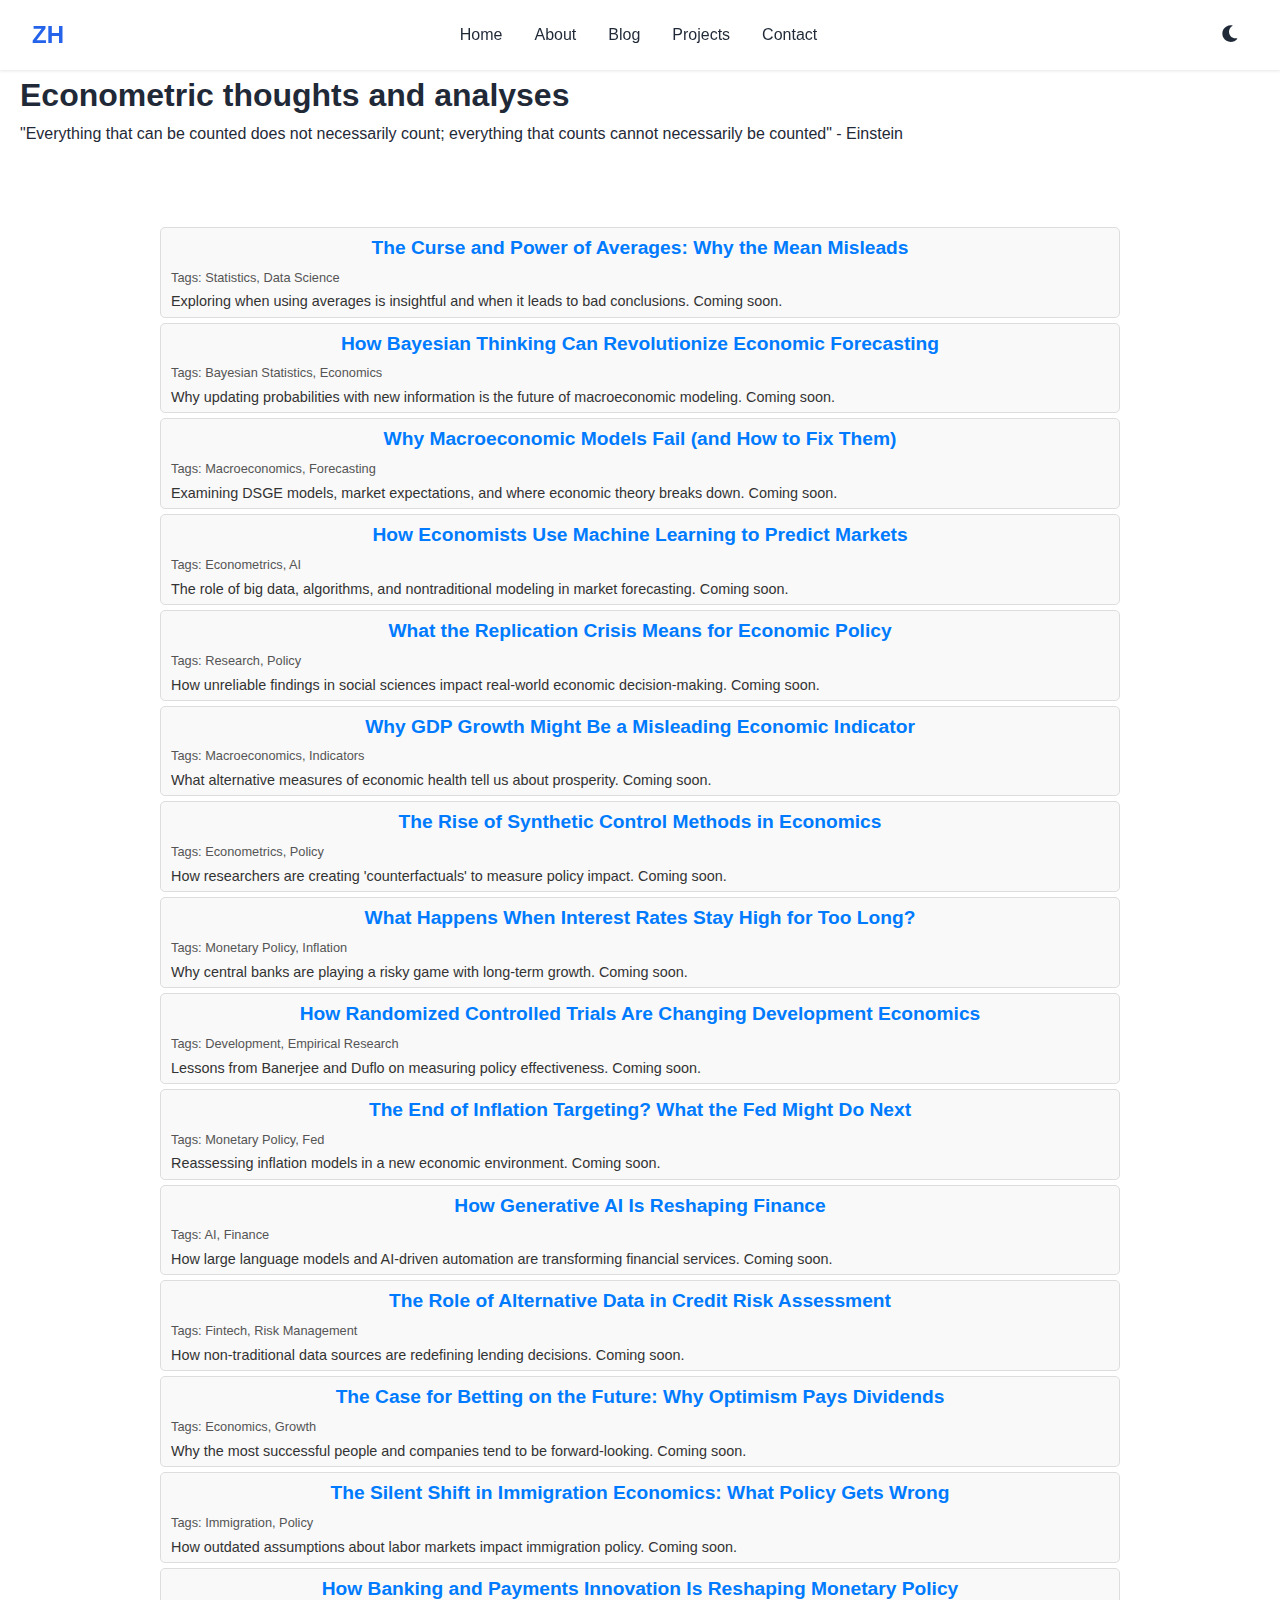
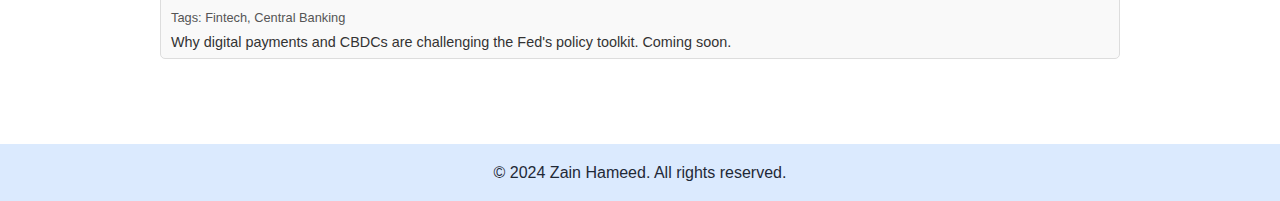
<file: blog/econometrics.html>
<!DOCTYPE html>
<html lang="en">
<head>
    <meta charset="UTF-8">
    <meta name="viewport" content="width=device-width, initial-scale=1.0">
    <title>Econometrics Blog</title>
    <link rel="icon" type="image/png" href="../assets/images/favicon.png">
    <link rel="stylesheet" href="../assets/css/styles.css">
    <link rel="stylesheet" href="https://cdnjs.cloudflare.com/ajax/libs/font-awesome/6.0.0/css/all.min.css">
</head>
<body>
    <nav class="navbar">
        <div class="nav-brand">ZH</div>
        <div class="nav-links">
            <a href="../index.html">Home</a>
            <a href="../index.html#about">About</a>
            <a href="../index.html#research">Blog</a>
            <a href="../index.html#projects">Projects</a>
            <a href="../index.html#contact">Contact</a>
        </div>
        <button class="theme-toggle">
            <i class="fas fa-moon"></i>
        </button>
    </nav>

    <header style="padding-top: 70px;">
        <h1>Econometric thoughts and analyses</h1>
        <p>"Everything that can be counted does not necessarily count; everything that counts cannot necessarily be counted" - Einstein</p>
    </header>
    <main>
        <section class="blog-index">
            <article class="blog-post">
                <h2><a href="post1.html">The Curse and Power of Averages: Why the Mean Misleads</a></h2>
                <p class="post-meta">Tags: <span class="post-tags">Statistics, Data Science</span></p>
                <p>Exploring when using averages is insightful and when it leads to bad conclusions. Coming soon.</p>
            </article>
    
            <article class="blog-post">
                <h2><a href="post2.html">How Bayesian Thinking Can Revolutionize Economic Forecasting</a></h2>
                <p class="post-meta">Tags: <span class="post-tags">Bayesian Statistics, Economics</span></p>
                <p>Why updating probabilities with new information is the future of macroeconomic modeling. Coming soon.</p>
            </article>
    
            <article class="blog-post">
                <h2><a href="post3.html">Why Macroeconomic Models Fail (and How to Fix Them)</a></h2>
                <p class="post-meta">Tags: <span class="post-tags">Macroeconomics, Forecasting</span></p>
                <p>Examining DSGE models, market expectations, and where economic theory breaks down. Coming soon.</p>
            </article>
    
            <article class="blog-post">
                <h2><a href="post4.html">How Economists Use Machine Learning to Predict Markets</a></h2>
                <p class="post-meta">Tags: <span class="post-tags">Econometrics, AI</span></p>
                <p>The role of big data, algorithms, and nontraditional modeling in market forecasting. Coming soon.</p>
            </article>
    
            <article class="blog-post">
                <h2><a href="post5.html">What the Replication Crisis Means for Economic Policy</a></h2>
                <p class="post-meta">Tags: <span class="post-tags">Research, Policy</span></p>
                <p>How unreliable findings in social sciences impact real-world economic decision-making. Coming soon.</p>
            </article>
    
            <article class="blog-post">
                <h2><a href="post6.html">Why GDP Growth Might Be a Misleading Economic Indicator</a></h2>
                <p class="post-meta">Tags: <span class="post-tags">Macroeconomics, Indicators</span></p>
                <p>What alternative measures of economic health tell us about prosperity. Coming soon.</p>
            </article>
    
            <article class="blog-post">
                <h2><a href="post7.html">The Rise of Synthetic Control Methods in Economics</a></h2>
                <p class="post-meta">Tags: <span class="post-tags">Econometrics, Policy</span></p>
                <p>How researchers are creating 'counterfactuals' to measure policy impact. Coming soon.</p>
            </article>
    
            <article class="blog-post">
                <h2><a href="post8.html">What Happens When Interest Rates Stay High for Too Long?</a></h2>
                <p class="post-meta">Tags: <span class="post-tags">Monetary Policy, Inflation</span></p>
                <p>Why central banks are playing a risky game with long-term growth. Coming soon.</p>
            </article>
    
            <article class="blog-post">
                <h2><a href="post9.html">How Randomized Controlled Trials Are Changing Development Economics</a></h2>
                <p class="post-meta">Tags: <span class="post-tags">Development, Empirical Research</span></p>
                <p>Lessons from Banerjee and Duflo on measuring policy effectiveness. Coming soon.</p>
            </article>
    
            <article class="blog-post">
                <h2><a href="post10.html">The End of Inflation Targeting? What the Fed Might Do Next</a></h2>
                <p class="post-meta">Tags: <span class="post-tags">Monetary Policy, Fed</span></p>
                <p>Reassessing inflation models in a new economic environment. Coming soon.</p>
            </article>
    
            <article class="blog-post">
                <h2><a href="post11.html">How Generative AI Is Reshaping Finance</a></h2>
                <p class="post-meta">Tags: <span class="post-tags">AI, Finance</span></p>
                <p>How large language models and AI-driven automation are transforming financial services. Coming soon.</p>
            </article>
    
            <article class="blog-post">
                <h2><a href="post12.html">The Role of Alternative Data in Credit Risk Assessment</a></h2>
                <p class="post-meta">Tags: <span class="post-tags">Fintech, Risk Management</span></p>
                <p>How non-traditional data sources are redefining lending decisions. Coming soon.</p>
            </article>
    
            <article class="blog-post">
                <h2><a href="post13.html">The Case for Betting on the Future: Why Optimism Pays Dividends</a></h2>
                <p class="post-meta">Tags: <span class="post-tags">Economics, Growth</span></p>
                <p>Why the most successful people and companies tend to be forward-looking. Coming soon.</p>
            </article>
    
            <article class="blog-post">
                <h2><a href="post14.html">The Silent Shift in Immigration Economics: What Policy Gets Wrong</a></h2>
                <p class="post-meta">Tags: <span class="post-tags">Immigration, Policy</span></p>
                <p>How outdated assumptions about labor markets impact immigration policy. Coming soon.</p>
            </article>
    
            <article class="blog-post">
                <h2><a href="post15.html">How Banking and Payments Innovation Is Reshaping Monetary Policy</a></h2>
                <p class="post-meta">Tags: <span class="post-tags">Fintech, Central Banking</span></p>
                <p>Why digital payments and CBDCs are challenging the Fed's policy toolkit. Coming soon.</p>
            </article>
        </section>
    </main>
    
    
    <footer>
        <p>&copy; 2024 Zain Hameed. All rights reserved.</p>
    </footer>
    <script src="../js/script.js"></script>
</body>
</html>
</file>
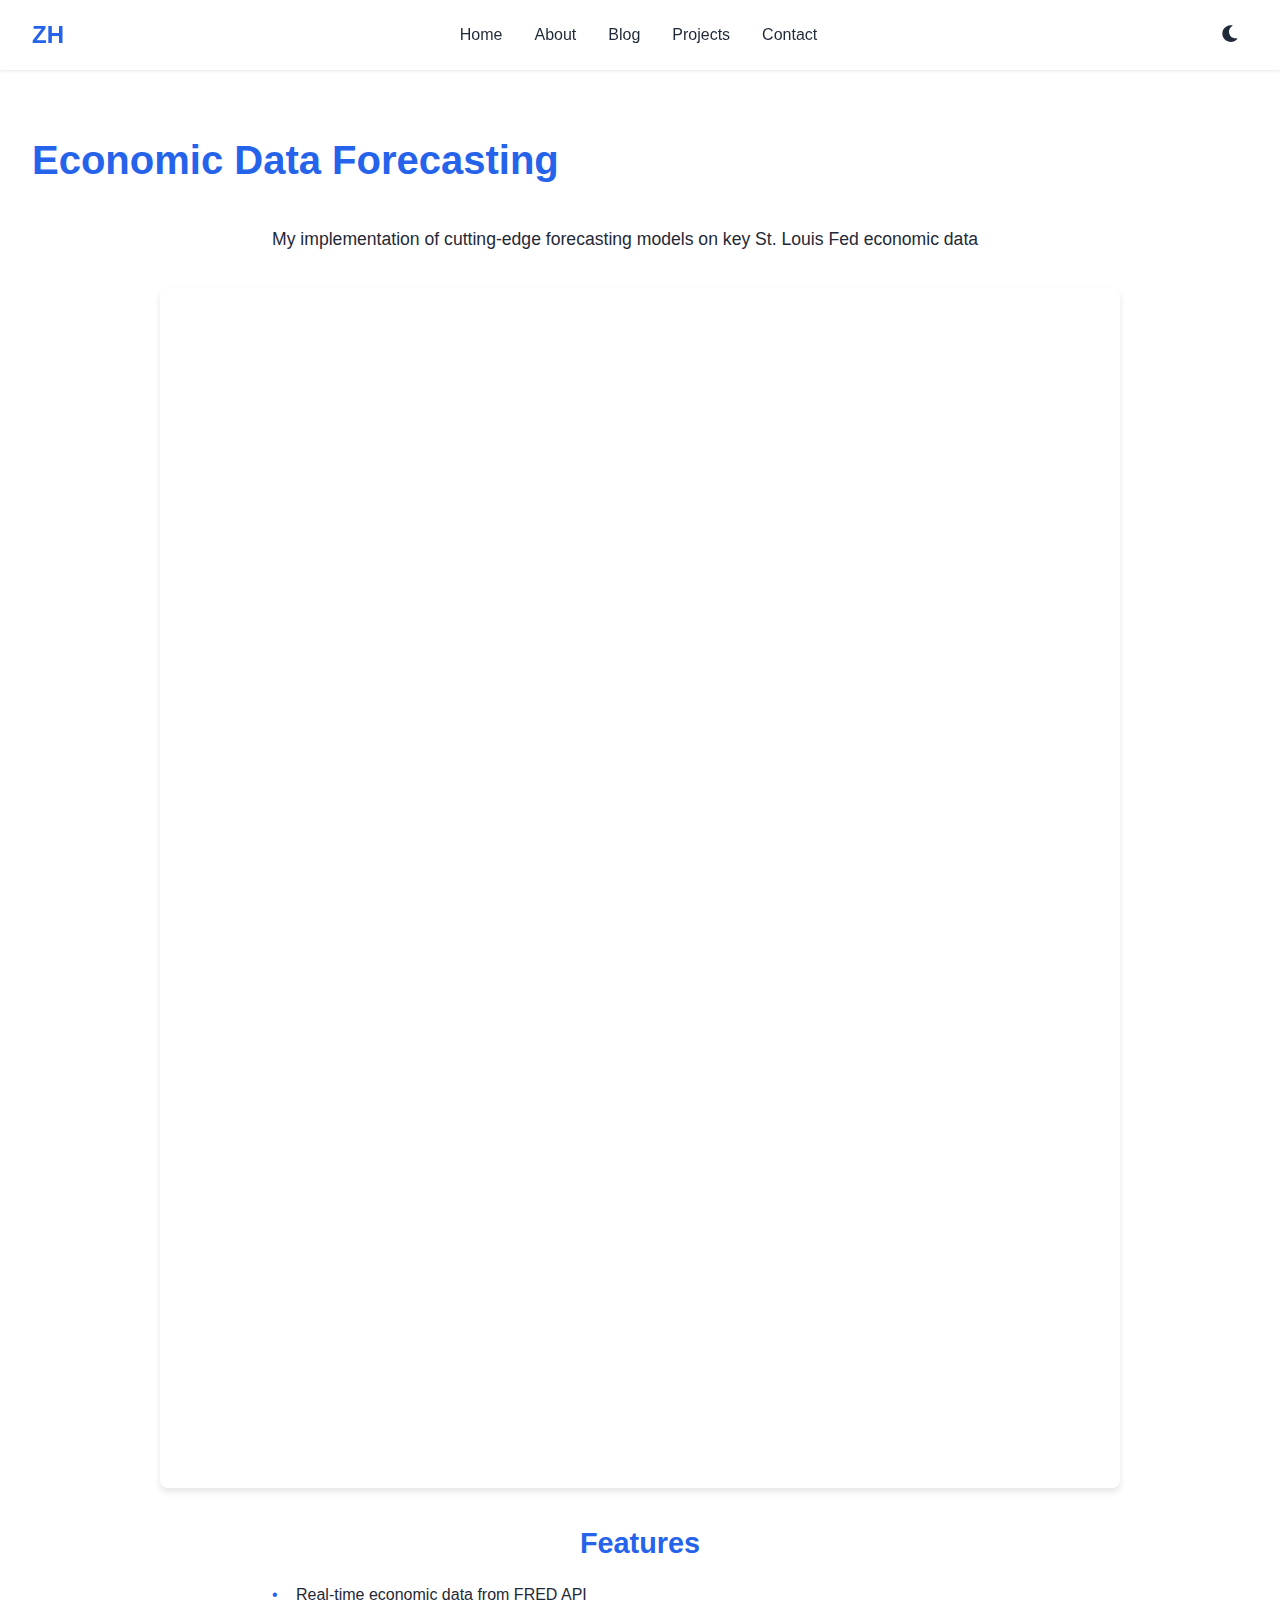
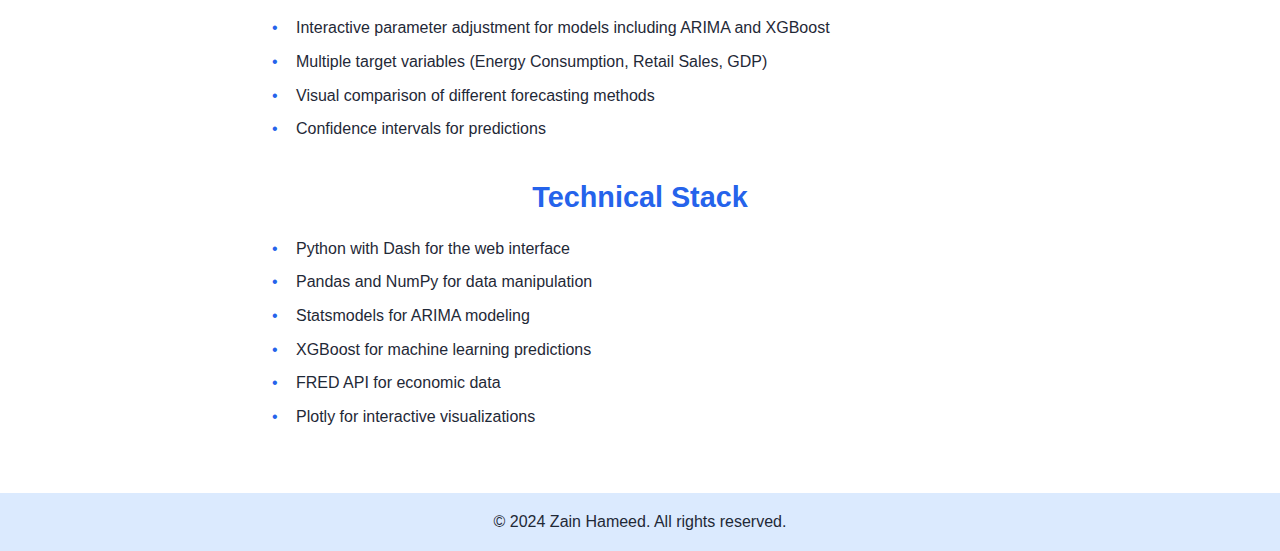
<file: projects/economic-forecasting.html>
<!DOCTYPE html>
<html lang="en">
<head>
    <meta charset="UTF-8">
    <meta name="viewport" content="width=device-width, initial-scale=1.0">
    <title>Economic Data Forecasting - Zain Hameed</title>
    <link rel="icon" type="image/png" href="../assets/images/favicon.png">
    <link rel="stylesheet" href="../assets/css/styles.css">
    <link rel="stylesheet" href="https://cdnjs.cloudflare.com/ajax/libs/font-awesome/6.0.0/css/all.min.css">
</head>
<body>
    <nav class="navbar">
        <div class="nav-brand">ZH</div>
        <div class="nav-links">
            <a href="../index.html">Home</a>
            <a href="../index.html#about">About</a>
            <a href="../index.html#research">Blog</a>
            <a href="../index.html#projects">Projects</a>
            <a href="../index.html#contact">Contact</a>
        </div>
        <button class="theme-toggle">
            <i class="fas fa-moon"></i>
        </button>
    </nav>

    <section class="project-detail">
        <div class="container">
            <h1>Economic Data Forecasting</h1>
            <div class="project-description">
                <p>My implementation of cutting-edge forecasting models on key St. Louis Fed economic data</p>
            </div>
        </div>
        
        <div class="project-demo">
            <iframe class="streamlit-iframe" 
                    src="https://demand-forecast-app-5gizbzzfqezz5kok6xt9mt.streamlit.app/?embed=true&embed_options=disable_scrolling" 
                    frameborder="0" 
                    allow="accelerometer; ambient-light-sensor; camera; encrypted-media; geolocation; gyroscope; microphone; midi; payment; usb; vr; xr-spatial-tracking"
                    sandbox="allow-forms allow-popups allow-presentation allow-same-origin allow-scripts">
            </iframe>
        </div>

        <div class="container">
            <div class="project-description">
                <h2>Features</h2>
                <ul>
                    <li>Real-time economic data from FRED API</li>
                    <li>Interactive parameter adjustment for models including ARIMA and XGBoost </li>
                    <li>Multiple target variables (Energy Consumption, Retail Sales, GDP)</li>
                    <li>Visual comparison of different forecasting methods</li>
                    <li>Confidence intervals for predictions</li>
                </ul>

                <h2>Technical Stack</h2>
                <ul>
                    <li>Python with Dash for the web interface</li>
                    <li>Pandas and NumPy for data manipulation</li>
                    <li>Statsmodels for ARIMA modeling</li>
                    <li>XGBoost for machine learning predictions</li>
                    <li>FRED API for economic data</li>
                    <li>Plotly for interactive visualizations</li>
                </ul>
            </div>
        </div>
    </section>

    <footer>
        <div class="container">
            <p>&copy; 2024 Zain Hameed. All rights reserved.</p>
        </div>
    </footer>

    <script src="../js/script.js"></script>
</body>
</html>
</file>
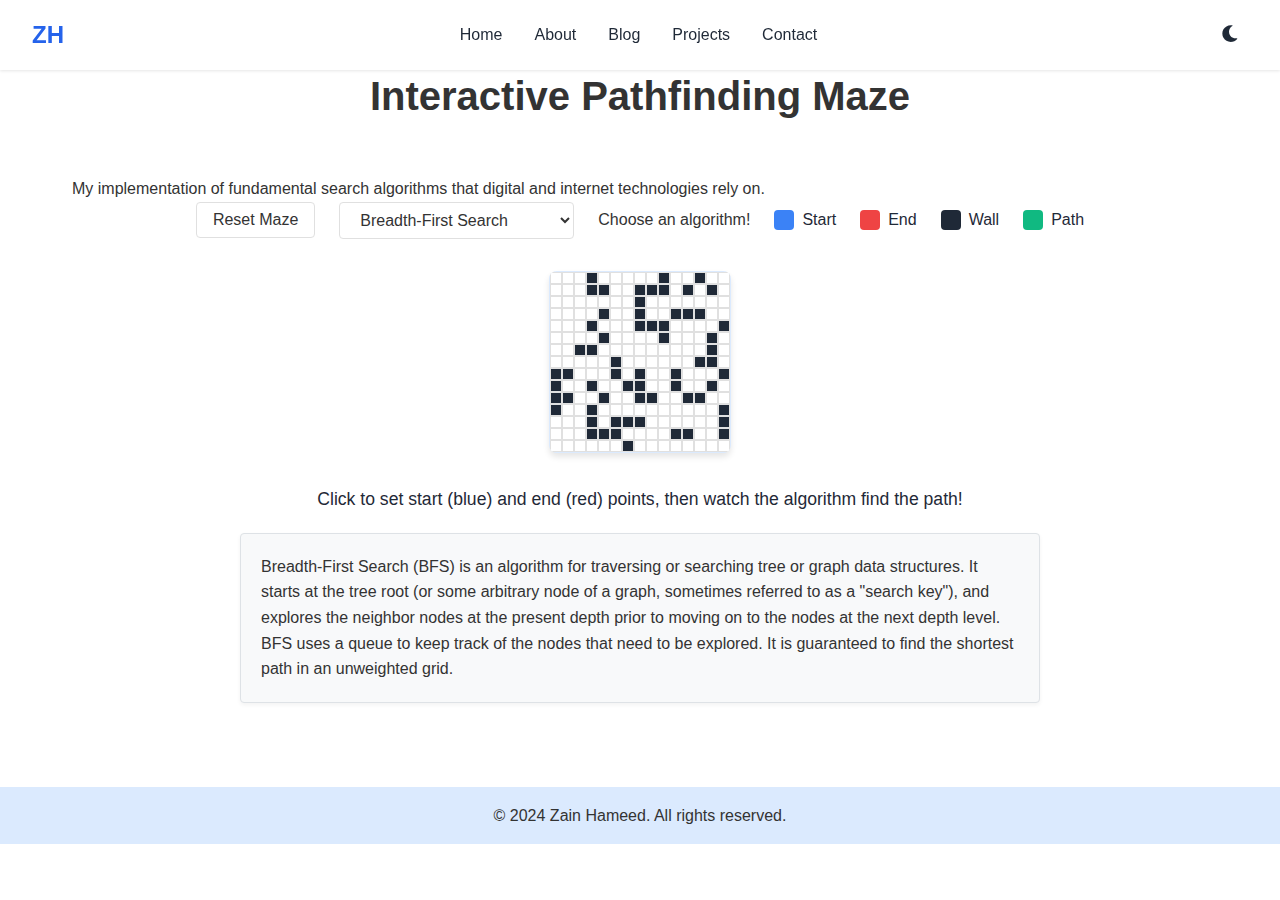
<file: projects/pathfinding-maze.html>
<!DOCTYPE html>
<html lang="en">
<head>
    <meta charset="UTF-8">
    <meta name="viewport" content="width=device-width, initial-scale=1.0">
    <title>Interactive Pathfinding Maze - Zain Hameed</title>
    <link rel="icon" type="image/png" href="../assets/images/favicon.png">
    <link rel="stylesheet" href="../assets/css/styles.css">
    <link rel="stylesheet" href="https://cdnjs.cloudflare.com/ajax/libs/font-awesome/6.0.0/css/all.min.css">
</head>
<body>
    <nav class="navbar">
        <div class="nav-brand">ZH</div>
        <div class="nav-links">
            <a href="../index.html">Home</a>
            <a href="../index.html#about">About</a>
            <a href="../index.html#research">Blog</a>
            <a href="../index.html#projects">Projects</a>
            <a href="../index.html#contact">Contact</a>
        </div>
        <button class="theme-toggle">
            <i class="fas fa-moon"></i>
        </button>
    </nav>

    <section id="maze" class="maze">
        <div class="container">
            <h2>Interactive Pathfinding Maze</h2>
            <p>My implementation of fundamental search algorithms that digital and internet technologies rely on.</p>
            <div class="maze-controls">
                <button id="resetMaze" class="maze-button">Reset Maze</button>
                <select id="algorithm" class="maze-select">
                    <option value="bfs">Breadth-First Search</option>
                    <option value="dfs">Depth-First Search</option>
                    <option value="aStar">A* Search</option>
                    <option value="dijkstra">Dijkstra's Algorithm</option>
                    <option value="greedyBestFirstSearch">Greedy Best-First Search</option>
                </select>
                <p class="algorithm-instructions">Choose an algorithm!</p>
                <div class="legend">
                    <span class="legend-item"><span class="color-box start"></span>Start</span>
                    <span class="legend-item"><span class="color-box end"></span>End</span>
                    <span class="legend-item"><span class="color-box wall"></span>Wall</span>
                    <span class="legend-item"><span class="color-box path"></span>Path</span>
                </div>
            </div>
            <div id="mazeGrid" class="maze-grid"></div>
            <p class="maze-instructions">Click to set start (blue) and end (red) points, then watch the algorithm find the path!</p>
            <div id="algorithmExplanation" class="algorithm-explanation"></div>
        </div>
    </section>

    <footer>
        <div class="container">
            <p>&copy; 2024 Zain Hameed. All rights reserved.</p>
        </div>
    </footer>

    <script src="../js/script.js"></script>
</body>
</html>
</file>
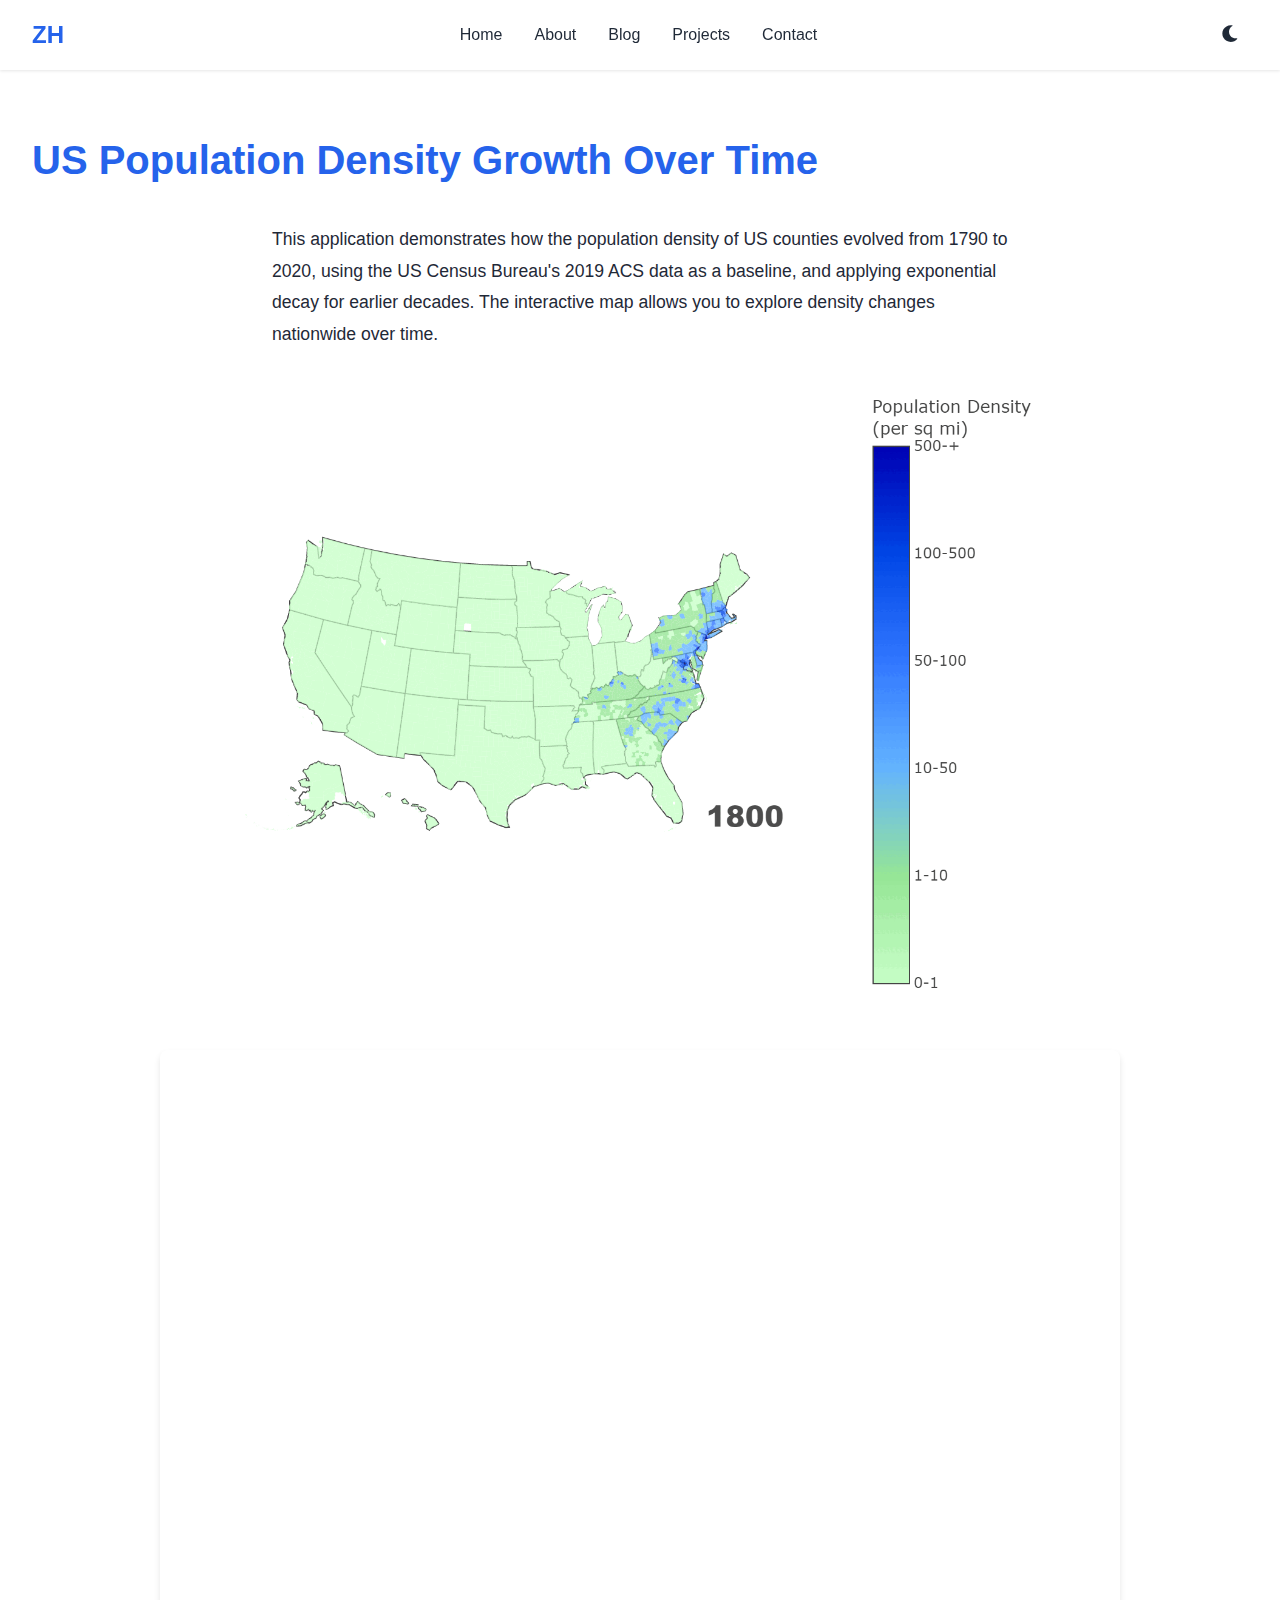
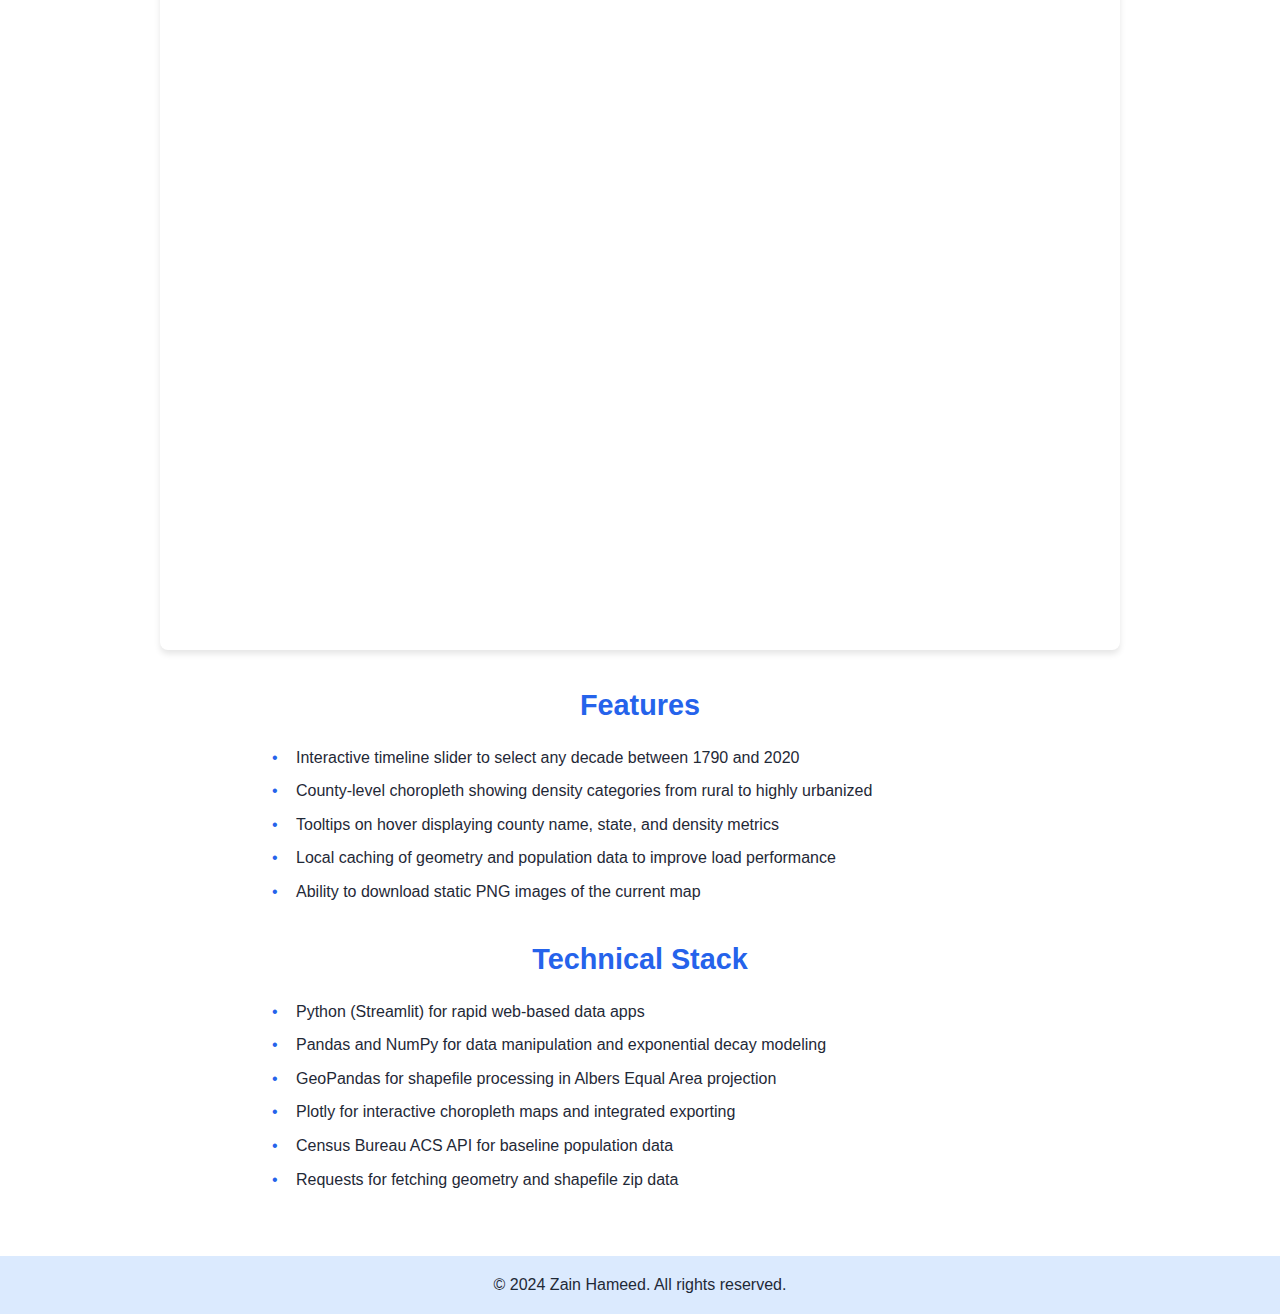
<file: projects/us-pop-density.html>
<!DOCTYPE html>
<html lang="en">
<head>
    <meta charset="UTF-8">
    <meta name="viewport" content="width=device-width, initial-scale=1.0">
    <title>US Population Density Growth - Zain Hameed</title>
    <link rel="icon" type="image/png" href="../assets/images/favicon.png">
    <link rel="stylesheet" href="../assets/css/styles.css">
    <link rel="stylesheet" href="https://cdnjs.cloudflare.com/ajax/libs/font-awesome/6.0.0/css/all.min.css">
</head>
<body>
    <nav class="navbar">
        <div class="nav-brand">ZH</div>
        <div class="nav-links">
            <a href="../index.html">Home</a>
            <a href="../index.html#about">About</a>
            <a href="../index.html#research">Blog</a>
            <a href="../index.html#projects">Projects</a>
            <a href="../index.html#contact">Contact</a>
        </div>
        <button class="theme-toggle">
            <i class="fas fa-moon"></i>
        </button>
    </nav>

    <section class="project-detail">
        <div class="container">
            <h1>US Population Density Growth Over Time</h1>
            <div class="project-description">
                <p>
                    This application demonstrates how the population density of US counties evolved from 1790 to 2020, 
                    using the US Census Bureau's 2019 ACS data as a baseline, and applying exponential decay for earlier decades. 
                    The interactive map allows you to explore density changes nationwide over time.
                </p>
            </div>
        </div>
        
        <!-- GIF Preview Section -->
        <div class="gif-container" style="text-align:center; margin: 2rem auto; max-width: 800px;">
            <img src="../assets/images/us_population_density_map_app.gif" alt="Population Density Preview" style="max-width:100%; height:auto;">
        </div>

        <div class="project-demo">
            <!-- Embedded Streamlit App -->
            <iframe class="streamlit-iframe" 
                    src="https://population-density-map-app-nqsjwklrkzsngxfuuytds8.streamlit.app/?embed=true&embed_options=disable_scrolling" 
                    frameborder="0" 
                    allow="accelerometer; ambient-light-sensor; camera; encrypted-media; geolocation; gyroscope; microphone; midi; payment; usb; vr; xr-spatial-tracking"
                    sandbox="allow-forms allow-popups allow-presentation allow-same-origin allow-scripts">
            </iframe>
        </div>

        <div class="container">
            <div class="project-description">
                <h2>Features</h2>
                <ul>
                    <li>Interactive timeline slider to select any decade between 1790 and 2020</li>
                    <li>County-level choropleth showing density categories from rural to highly urbanized</li>
                    <li>Tooltips on hover displaying county name, state, and density metrics</li>
                    <li>Local caching of geometry and population data to improve load performance</li>
                    <li>Ability to download static PNG images of the current map</li>
                </ul>

                <h2>Technical Stack</h2>
                <ul>
                    <li>Python (Streamlit) for rapid web-based data apps</li>
                    <li>Pandas and NumPy for data manipulation and exponential decay modeling</li>
                    <li>GeoPandas for shapefile processing in Albers Equal Area projection</li>
                    <li>Plotly for interactive choropleth maps and integrated exporting</li>
                    <li>Census Bureau ACS API for baseline population data</li>
                    <li>Requests for fetching geometry and shapefile zip data</li>
                </ul>
            </div>
        </div>
    </section>

    <footer>
        <div class="container">
            <p>&copy; 2024 Zain Hameed. All rights reserved.</p>
        </div>
    </footer>

    <script src="../js/script.js"></script>
</body>
</html>
</file>
<file: assets/css/styles.css>
/* Modern CSS Reset */
*, *::before, *::after {
    box-sizing: border-box;
    margin: 0;
    padding: 0;
}

/* Variables */
:root {
    --primary-color: #2563eb;
    --secondary-color: #3b82f6;
    --text-color: #1f2937;
    --bg-color: #ffffff;
    --accent-color: #dbeafe;
    --container-width: 1200px;
    --header-height: 70px;
}

/* Dark mode variables */
[data-theme="dark"] {
    --primary-color: #60a5fa;
    --secondary-color: #3b82f6;
    --text-color: #f3f4f6;
    --bg-color: #111827;
    --accent-color: #1f2937;
}

/* Base styles */
body {
    font-family: 'Inter', -apple-system, BlinkMacSystemFont, 'Segoe UI', Roboto, Oxygen, Ubuntu, Cantarell, sans-serif;
    line-height: 1.6;
    color: var(--text-color);
    background-color: var(--bg-color);
    transition: background-color 0.3s ease;
}

.container {
    max-width: var(--container-width);
    margin: 0 auto;
    padding: 0 2rem;
}

/* Add a special case for project demo container */
.project-detail .container {
    max-width: 100%;
    padding: 0;
}

/* Navigation */
.navbar {
    position: fixed;
    top: 0;
    left: 0;
    right: 0;
    height: var(--header-height);
    background-color: var(--bg-color);
    box-shadow: 0 1px 3px rgba(0, 0, 0, 0.1);
    display: flex;
    justify-content: space-between;
    align-items: center;
    padding: 0 2rem;
    z-index: 1000;
}

.nav-brand {
    font-size: 1.5rem;
    font-weight: 700;
    color: var(--primary-color);
}

.nav-links {
    display: flex;
    gap: 2rem;
}

.nav-links a {
    text-decoration: none;
    color: var(--text-color);
    font-weight: 500;
    transition: color 0.3s ease;
}

.nav-links a:hover {
    color: var(--primary-color);
}

.theme-toggle {
    background: none;
    border: none;
    color: var(--text-color);
    cursor: pointer;
    font-size: 1.2rem;
    padding: 0.5rem;
}

/* Hero Section */
.hero {
    min-height: 35vh;
    display: flex;
    align-items: center;
    justify-content: center;
    padding: var(--header-height) 2rem 2rem;
    background: linear-gradient(135deg, var(--accent-color) 0%, var(--bg-color) 100%);
}

.hero-content {
    text-align: center;
    max-width: 800px;
}

.hero h1 {
    font-size: 3.5rem;
    font-weight: 800;
    margin-bottom: 1rem;
    background: linear-gradient(135deg, var(--primary-color), var(--secondary-color));
    -webkit-background-clip: text;
    background-clip: text;
    -webkit-text-fill-color: transparent;
    color: transparent;
}

.hero h2 {
    font-size: 1.5rem;
    color: var(--text-color);
    margin-bottom: 1.5rem;
}

.hero-text {
    font-size: 1.25rem;
    margin-bottom: 2rem;
}

.social-links {
    display: flex;
    justify-content: center;
    gap: 1.5rem;
    margin-top: 2rem;
}

.social-links a {
    color: var(--text-color);
    font-size: 1.5rem;
    transition: color 0.3s ease;
}

.social-links a:hover {
    color: var(--primary-color);
}

/* Maze Section */
.maze {
    background-color: var(--bg-color);
    padding: 4rem 0;
}

.maze-controls {
    display: flex;
    justify-content: center;
    align-items: center;
    gap: 1.5rem;
    margin-bottom: 2rem;
    flex-wrap: wrap;
}

.maze-button {
    background-color: var(--primary-color);
    color: white;
    border: none;
    padding: 0.75rem 1.5rem;
    border-radius: 0.5rem;
    cursor: pointer;
    font-size: 1rem;
    transition: background-color 0.3s ease;
}

.maze-button:hover {
    background-color: var(--secondary-color);
}

.maze-select {
    padding: 0.75rem 1.5rem;
    border-radius: 0.5rem;
    border: 1px solid var(--accent-color);
    background-color: var(--bg-color);
    color: var(--text-color);
    font-size: 1rem;
    cursor: pointer;
}

.maze-grid {
    display: grid;
    grid-template-columns: repeat(15, 12px);
    grid-template-rows: repeat(15, 12px);
    gap: 0px;
    background-color: var(--accent-color);
    padding: 1px;
    margin: 0 auto;
    width: fit-content;
    border-radius: 0.5rem;
    overflow: hidden;
    box-shadow: 0 4px 6px rgba(0, 0, 0, 0.1);
}

.cell {
    width: 100%;
    height: 100%;
    background-color: var(--bg-color);
    transition: background-color 0.3s ease;
    cursor: pointer;
    border: 0.5px solid var(--accent-color);
}

.cell.wall {
    background-color: var(--text-color);
}

.cell.start {
    background-color: #3b82f6;
}

.cell.end {
    background-color: #ef4444;
}

.cell.path {
    background-color: #10b981;
    animation: pathReveal 0.5s ease;
}

.cell.visited {
    background-color: rgba(59, 130, 246, 0.2);
    animation: cellVisit 0.3s ease;
}

@keyframes pathReveal {
    from {
        transform: scale(0.3);
        background-color: rgba(16, 185, 129, 0);
    }
    to {
        transform: scale(1);
        background-color: #10b981;
    }
}

@keyframes cellVisit {
    from {
        transform: scale(0.3);
        background-color: rgba(59, 130, 246, 0);
    }
    to {
        transform: scale(1);
        background-color: rgba(59, 130, 246, 0.2);
    }
}

.legend {
    display: flex;
    gap: 1.5rem;
    justify-content: center;
    align-items: center;
    flex-wrap: wrap;
}

.legend-item {
    display: flex;
    align-items: center;
    gap: 0.5rem;
    color: var(--text-color);
}

.color-box {
    width: 20px;
    height: 20px;
    border-radius: 4px;
}

.color-box.start {
    background-color: #3b82f6;
}

.color-box.end {
    background-color: #ef4444;
}

.color-box.wall {
    background-color: var(--text-color);
}

.color-box.path {
    background-color: #10b981;
}

.maze-instructions {
    text-align: center;
    margin-top: 2rem;
    color: var(--text-color);
    font-size: 1.1rem;
}

.algorithm-explanation {
    max-width: 300px;  /* Reduced from 400px to 300px (75%) */
    margin: 20px auto; /* Centers the box */
    padding: 15px;
    background-color: #40505f; /* Light gray background */
    border-left: 5px solid #007BFF; /* Blue left border for a nice highlight */
    border-radius: 8px; /* Rounded corners */
    font-family: Arial, sans-serif;
    font-size: 16px;
    color: #ffffffd3;
    line-height: 1.6; /* Improves readability */
    box-shadow: 2px 2px 10px rgba(0, 0, 0, 0.1); /* Soft shadow for elevation */
    transition: all 0.3s ease-in-out;
}

.algorithm-explanation:hover {
    background-color: #40505fdc; /* Slight color change on hover */
    transform: scale(1.02); /* Slight zoom effect for interactivity */
}


/* Sections */
section {
    padding: 5rem 0;
}

section h2 {
    font-size: 2.5rem;
    margin-bottom: 3rem;
    text-align: center;
}

/* About Section */
.about-grid {
    display: grid;
    gap: 2rem;
    align-items: center;
}

.about-text {
    font-size: 1.1rem;
}

.expertise-areas {
    display: flex;
    flex-wrap: wrap;
    gap: 1rem;
    margin-top: 2rem;
}

.tag {
    background-color: var(--accent-color);
    color: var(--text-color);
    padding: 0.4rem 0.8rem;
    border-radius: 1rem;
    font-size: 0.85rem;
    font-weight: 500;
    white-space: nowrap;
    transition: background-color 0.3s ease;
}

.tag:hover {
    background-color: var(--primary-color);
    color: white;
}

/* Research Section */
.research-grid {
    display: grid;
    grid-template-columns: repeat(auto-fit, minmax(300px, 1fr));
    gap: 2rem;
}

.research-card {
    background-color: var(--bg-color);
    border: 1px solid var(--accent-color);
    border-radius: 0.5rem;
    padding: 2rem;
    transition: transform 0.3s ease;
}

.research-card:hover {
    transform: translateY(-5px);
}

.research-card h3 {
    color: var(--primary-color);
    margin-bottom: 1rem;
}

.read-more {
    display: inline-block;
    margin-top: 1rem;
    color: var(--primary-color);
    text-decoration: none;
    font-weight: 500;
}

/* Projects Section */
.project-grid {
    display: grid;
    grid-template-columns: repeat(auto-fit, minmax(300px, 1fr));
    gap: 2rem;
}

.project-card {
    background-color: var(--bg-color);
    border: 1px solid var(--accent-color);
    border-radius: 0.5rem;
    overflow: hidden;
    transition: transform 0.3s ease;
}

.project-card:hover {
    transform: translateY(-5px);
}

.project-content {
    padding: 1.5rem;
}

.project-content h3 {
    color: var(--primary-color);
    margin-bottom: 1rem;
}

.project-tags {
    display: flex;
    flex-wrap: wrap;
    gap: 0.5rem;
    margin: 1rem 0;
}

.project-link {
    color: var(--primary-color);
    text-decoration: none;
    font-weight: 500;
}

/* Contact Section */
.contact {
    background-color: var(--accent-color);
    text-align: center;
    padding: 3rem 0;
    position: relative;
    overflow: hidden;
}

.contact::before {
    content: '';
    position: absolute;
    top: 0;
    left: 0;
    right: 0;
    bottom: 0;
    background: linear-gradient(135deg, rgba(var(--primary-color-rgb), 0.1) 0%, rgba(var(--secondary-color-rgb), 0.1) 100%);
    z-index: 1;
}

.contact h2 {
    margin-bottom: 1.5rem;
    position: relative;
    z-index: 2;
}

.contact-content {
    max-width: 600px;
    margin: 0 auto;
    position: relative;
    z-index: 2;
}

.contact-text {
    margin-bottom: 2rem;
}

.contact-text p {
    font-size: 1.1rem;
    margin-bottom: 1.5rem;
    color: var(--text-color);
    opacity: 0.9;
}

.contact-details {
    display: flex;
    flex-direction: column;
    gap: 1rem;
    margin-bottom: 2rem;
}

.contact-item {
    display: flex;
    align-items: center;
    justify-content: center;
    gap: 0.75rem;
    font-size: 1rem;
    color: var(--text-color);
    opacity: 0.9;
}

.contact-item i {
    color: var(--primary-color);
    font-size: 1.2rem;
}

.contact-button {
    display: inline-flex;
    align-items: center;
    gap: 0.75rem;
    background-color: var(--primary-color);
    color: white;
    padding: 1rem 2rem;
    border-radius: 2rem;
    text-decoration: none;
    font-weight: 500;
    transition: all 0.3s ease;
    box-shadow: 0 4px 6px rgba(0, 0, 0, 0.1);
}

.contact-button:hover {
    background-color: var(--secondary-color);
    transform: translateY(-2px);
    box-shadow: 0 6px 8px rgba(0, 0, 0, 0.15);
}

.contact-button i {
    font-size: 1.1rem;
}

@media (max-width: 768px) {
    .contact {
        padding: 2rem 0;
    }
    
    .contact-text p {
        font-size: 1rem;
    }
    
    .contact-item {
        font-size: 0.9rem;
    }
    
    .contact-button {
        padding: 0.875rem 1.75rem;
        font-size: 0.95rem;
    }
}

/* Footer */
footer {
    background-color: var(--accent-color);
    padding: 1rem 0;
    text-align: center;
}

/* Responsive Design */
@media (max-width: 768px) {
    .nav-links {
        display: none;
    }
    
    .hero h1 {
        font-size: 2.5rem;
    }
    
    .hero h2 {
        font-size: 1.25rem;
    }
    
    section {
        padding: 3rem 0;
    }
    
    section h2 {
        font-size: 2rem;
    }

    .project-demo {
        width: 100%;
        margin: 2rem 0;
    }
    
    .streamlit-iframe {
        height: 90vh;
    }
    
    .project-detail {
        padding: 6rem 0 2rem;
    }

    .project-detail h1 {
        font-size: 2rem;
        padding-left: 1rem;
    }

    .project-description {
        padding: 0 1rem;
    }

    .project-description h2 {
        font-size: 1.5rem;
    }

    .project-description ul li {
        padding-left: 1.2rem;
    }

    .container {
        padding: 0 1rem;
    }
}

.blog-index {
    max-width: 75%; /* Increased from 50% to 75% for wider blog posts */
    margin: 0 auto; /* Center the blog index */
}

.blog-post {
    margin-bottom: 5px;
    padding: 5px 10px;
    border: 1px solid #ddd;
    border-radius: 5px;
    background-color: #f9f9f9;
    text-align: left !important;
}

.blog-post h2 {
    font-size: 1.2em;
    margin-bottom: 5px;
}

.blog-post .post-meta {
    font-size: 0.8em;
    color: #555;
    margin-bottom: 5px;
}

.blog-post p {
    font-size: 0.9em;
    line-height: 1.4;
    color: #333;
}

.blog-post a {
    text-decoration: none;
    color: #007BFF;
}

.blog-post a:hover {
    text-decoration: underline;
}

header {
    padding-left: 20px; /* Add more room on the left for the header */
}

.project-detail {
    padding: 8rem 0 2rem;
    background-color: var(--bg-color);
    width: 100%;
    overflow-x: hidden;
}

.project-detail .container {
    max-width: 100%;
    padding: 0;
}

.project-detail h1 {
    font-size: 2.5rem;
    margin-bottom: 2rem;
    color: var(--primary-color);
    padding-left: 2rem;
}

.project-description {
    max-width: 800px;
    margin: 0 auto;
    padding: 0 2rem;
}

.project-description p {
    font-size: 1.1rem;
    line-height: 1.8;
    margin-bottom: 2rem;
}

.project-description h2 {
    font-size: 1.8rem;
    margin: 2rem 0 1rem;
    color: var(--primary-color);
}

.project-description ul {
    list-style-type: none;
    padding-left: 0;
    margin-bottom: 2rem;
}

.project-description ul li {
    margin-bottom: 0.5rem;
    padding-left: 1.5rem;
    position: relative;
}

.project-description ul li:before {
    content: "•";
    color: var(--primary-color);
    position: absolute;
    left: 0;
}

.project-demo {
    margin: 2rem auto;
    border-radius: 0.5rem;
    overflow: hidden;
    box-shadow: 0 4px 6px rgba(0, 0, 0, 0.1);
    width: 75%;
    background-color: var(--bg-color);
    min-height: 1200px;
    height: calc(100vh - 200px);
}

.streamlit-iframe {
    display: block;
    width: 100%;
    height: 100%;
    border: none;
    margin: 0;
    padding: 0;
    overflow: hidden;
}

@media (max-width: 768px) {
    .project-demo {
        width: 95%;
        min-height: 800px;
        height: calc(100vh - 150px);
    }
    
    .streamlit-iframe {
        height: 100%;
    }
}
</file>
<file: styles.css>
/* Modern CSS Reset */
*, *::before, *::after {
    box-sizing: border-box;
    margin: 0;
    padding: 0;
}

/* Variables */
:root {
    --primary-color: #2563eb;
    --secondary-color: #3b82f6;
    --text-color: #1f2937;
    --bg-color: #ffffff;
    --accent-color: #dbeafe;
    --container-width: 1200px;
    --header-height: 70px;
}

/* Dark mode variables */
[data-theme="dark"] {
    --primary-color: #60a5fa;
    --secondary-color: #3b82f6;
    --text-color: #f3f4f6;
    --bg-color: #111827;
    --accent-color: #1f2937;
}

/* Base styles */
body {
    font-family: 'Inter', -apple-system, BlinkMacSystemFont, 'Segoe UI', Roboto, Oxygen, Ubuntu, Cantarell, sans-serif;
    line-height: 1.6;
    color: var(--text-color);
    background-color: var(--bg-color);
    transition: background-color 0.3s ease;
}

.container {
    max-width: var(--container-width);
    margin: 0 auto;
    padding: 0 2rem;
}

/* Add a special case for project demo container */
.project-detail .container {
    max-width: 100%;
    padding: 0;
}

/* Navigation */
.navbar {
    position: fixed;
    top: 0;
    left: 0;
    right: 0;
    height: var(--header-height);
    background-color: var(--bg-color);
    box-shadow: 0 1px 3px rgba(0, 0, 0, 0.1);
    display: flex;
    justify-content: space-between;
    align-items: center;
    padding: 0 2rem;
    z-index: 1000;
}

.nav-brand {
    font-size: 1.5rem;
    font-weight: 700;
    color: var(--primary-color);
}

.nav-links {
    display: flex;
    gap: 2rem;
}

.nav-links a {
    text-decoration: none;
    color: var(--text-color);
    font-weight: 500;
    transition: color 0.3s ease;
}

.nav-links a:hover {
    color: var(--primary-color);
}

.theme-toggle {
    background: none;
    border: none;
    color: var(--text-color);
    cursor: pointer;
    font-size: 1.2rem;
    padding: 0.5rem;
}

/* Hero Section */
.hero {
    min-height: 35vh;
    display: flex;
    align-items: center;
    justify-content: center;
    padding: var(--header-height) 2rem 2rem;
    background: linear-gradient(135deg, var(--accent-color) 0%, var(--bg-color) 100%);
}

.hero-content {
    text-align: center;
    max-width: 800px;
}

.hero h1 {
    font-size: 3.5rem;
    font-weight: 800;
    margin-bottom: 1rem;
    background: linear-gradient(135deg, var(--primary-color), var(--secondary-color));
    -webkit-background-clip: text;
    background-clip: text;
    -webkit-text-fill-color: transparent;
    color: transparent;
}

.hero h2 {
    font-size: 1.5rem;
    color: var(--text-color);
    margin-bottom: 1.5rem;
}

.hero-text {
    font-size: 1.25rem;
    margin-bottom: 2rem;
}

.social-links {
    display: flex;
    justify-content: center;
    gap: 1.5rem;
    margin-top: 2rem;
}

.social-links a {
    color: var(--text-color);
    font-size: 1.5rem;
    transition: color 0.3s ease;
}

.social-links a:hover {
    color: var(--primary-color);
}

/* Maze Section */
.maze {
    background-color: var(--bg-color);
    padding: 4rem 0;
}

.maze-controls {
    display: flex;
    justify-content: center;
    align-items: center;
    gap: 1.5rem;
    margin-bottom: 2rem;
    flex-wrap: wrap;
}

.maze-button {
    background-color: var(--primary-color);
    color: white;
    border: none;
    padding: 0.75rem 1.5rem;
    border-radius: 0.5rem;
    cursor: pointer;
    font-size: 1rem;
    transition: background-color 0.3s ease;
}

.maze-button:hover {
    background-color: var(--secondary-color);
}

.maze-select {
    padding: 0.75rem 1.5rem;
    border-radius: 0.5rem;
    border: 1px solid var(--accent-color);
    background-color: var(--bg-color);
    color: var(--text-color);
    font-size: 1rem;
    cursor: pointer;
}

.maze-grid {
    display: grid;
    grid-template-columns: repeat(15, 30px);
    grid-template-rows: repeat(15, 30px);
    gap: 1px;
    background-color: var(--accent-color);
    padding: 1px;
    margin: 0 auto;
    width: fit-content;
    border-radius: 0.5rem;
    overflow: hidden;
}

.cell {
    width: 100%;
    height: 100%;
    background-color: var(--bg-color);
    transition: background-color 0.3s ease;
    cursor: pointer;
}

.cell.wall {
    background-color: var(--text-color);
}

.cell.start {
    background-color: #3b82f6;
}

.cell.end {
    background-color: #ef4444;
}

.cell.path {
    background-color: #10b981;
    animation: pathReveal 0.5s ease;
}

.cell.visited {
    background-color: rgba(59, 130, 246, 0.2);
    animation: cellVisit 0.3s ease;
}

@keyframes pathReveal {
    from {
        transform: scale(0.3);
        background-color: rgba(16, 185, 129, 0);
    }
    to {
        transform: scale(1);
        background-color: #10b981;
    }
}

@keyframes cellVisit {
    from {
        transform: scale(0.3);
        background-color: rgba(59, 130, 246, 0);
    }
    to {
        transform: scale(1);
        background-color: rgba(59, 130, 246, 0.2);
    }
}

.legend {
    display: flex;
    gap: 1.5rem;
    justify-content: center;
    align-items: center;
    flex-wrap: wrap;
}

.legend-item {
    display: flex;
    align-items: center;
    gap: 0.5rem;
    color: var(--text-color);
}

.color-box {
    width: 20px;
    height: 20px;
    border-radius: 4px;
}

.color-box.start {
    background-color: #3b82f6;
}

.color-box.end {
    background-color: #ef4444;
}

.color-box.wall {
    background-color: var(--text-color);
}

.color-box.path {
    background-color: #10b981;
}

.maze-instructions {
    text-align: center;
    margin-top: 2rem;
    color: var(--text-color);
    font-size: 1.1rem;
}

.algorithm-explanation {
    max-width: 400px;  /* Limits width to a readable size */
    margin: 20px auto; /* Centers the box */
    padding: 15px;
    background-color: #40505f; /* Light gray background */
    border-left: 5px solid #007BFF; /* Blue left border for a nice highlight */
    border-radius: 8px; /* Rounded corners */
    font-family: Arial, sans-serif;
    font-size: 16px;
    color: #ffffffd3;
    line-height: 1.6; /* Improves readability */
    box-shadow: 2px 2px 10px rgba(0, 0, 0, 0.1); /* Soft shadow for elevation */
    transition: all 0.3s ease-in-out;
}

.algorithm-explanation:hover {
    background-color: #40505fdc; /* Slight color change on hover */
    transform: scale(1.02); /* Slight zoom effect for interactivity */
}


/* Sections */
section {
    padding: 5rem 0;
}

section h2 {
    font-size: 2.5rem;
    margin-bottom: 3rem;
    text-align: center;
}

/* About Section */
.about-grid {
    display: grid;
    gap: 2rem;
    align-items: center;
}

.about-text {
    font-size: 1.1rem;
}

.expertise-areas {
    display: flex;
    flex-wrap: wrap;
    gap: 1rem;
    margin-top: 2rem;
}

.tag {
    background-color: var(--accent-color);
    color: var(--text-color);
    padding: 0.4rem 0.8rem;
    border-radius: 1rem;
    font-size: 0.85rem;
    font-weight: 500;
    white-space: nowrap;
    transition: background-color 0.3s ease;
}

.tag:hover {
    background-color: var(--primary-color);
    color: white;
}

/* Research Section */
.research-grid {
    display: grid;
    grid-template-columns: repeat(auto-fit, minmax(300px, 1fr));
    gap: 2rem;
}

.research-card {
    background-color: var(--bg-color);
    border: 1px solid var(--accent-color);
    border-radius: 0.5rem;
    padding: 2rem;
    transition: transform 0.3s ease;
}

.research-card:hover {
    transform: translateY(-5px);
}

.research-card h3 {
    color: var(--primary-color);
    margin-bottom: 1rem;
}

.read-more {
    display: inline-block;
    margin-top: 1rem;
    color: var(--primary-color);
    text-decoration: none;
    font-weight: 500;
}

/* Projects Section */
.project-grid {
    display: grid;
    grid-template-columns: repeat(auto-fit, minmax(300px, 1fr));
    gap: 2rem;
}

.project-card {
    background-color: var(--bg-color);
    border: 1px solid var(--accent-color);
    border-radius: 0.5rem;
    overflow: hidden;
    transition: transform 0.3s ease;
}

.project-card:hover {
    transform: translateY(-5px);
}

.project-content {
    padding: 1.5rem;
}

.project-content h3 {
    color: var(--primary-color);
    margin-bottom: 1rem;
}

.project-tags {
    display: flex;
    flex-wrap: wrap;
    gap: 0.5rem;
    margin: 1rem 0;
}

.project-link {
    color: var(--primary-color);
    text-decoration: none;
    font-weight: 500;
}

/* Contact Section */
.contact {
    background-color: var(--accent-color);
    text-align: center;
    padding: 3rem 0;
    position: relative;
    overflow: hidden;
}

.contact::before {
    content: '';
    position: absolute;
    top: 0;
    left: 0;
    right: 0;
    bottom: 0;
    background: linear-gradient(135deg, rgba(var(--primary-color-rgb), 0.1) 0%, rgba(var(--secondary-color-rgb), 0.1) 100%);
    z-index: 1;
}

.contact h2 {
    margin-bottom: 1.5rem;
    position: relative;
    z-index: 2;
}

.contact-content {
    max-width: 600px;
    margin: 0 auto;
    position: relative;
    z-index: 2;
}

.contact-text {
    margin-bottom: 2rem;
}

.contact-text p {
    font-size: 1.1rem;
    margin-bottom: 1.5rem;
    color: var(--text-color);
    opacity: 0.9;
}

.contact-details {
    display: flex;
    flex-direction: column;
    gap: 1rem;
    margin-bottom: 2rem;
}

.contact-item {
    display: flex;
    align-items: center;
    justify-content: center;
    gap: 0.75rem;
    font-size: 1rem;
    color: var(--text-color);
    opacity: 0.9;
}

.contact-item i {
    color: var(--primary-color);
    font-size: 1.2rem;
}

.contact-button {
    display: inline-flex;
    align-items: center;
    gap: 0.75rem;
    background-color: var(--primary-color);
    color: white;
    padding: 1rem 2rem;
    border-radius: 2rem;
    text-decoration: none;
    font-weight: 500;
    transition: all 0.3s ease;
    box-shadow: 0 4px 6px rgba(0, 0, 0, 0.1);
}

.contact-button:hover {
    background-color: var(--secondary-color);
    transform: translateY(-2px);
    box-shadow: 0 6px 8px rgba(0, 0, 0, 0.15);
}

.contact-button i {
    font-size: 1.1rem;
}

@media (max-width: 768px) {
    .contact {
        padding: 2rem 0;
    }
    
    .contact-text p {
        font-size: 1rem;
    }
    
    .contact-item {
        font-size: 0.9rem;
    }
    
    .contact-button {
        padding: 0.875rem 1.75rem;
        font-size: 0.95rem;
    }
}

/* Footer */
footer {
    background-color: var(--accent-color);
    padding: 1rem 0;
    text-align: center;
}

/* Responsive Design */
@media (max-width: 768px) {
    .nav-links {
        display: none;
    }
    
    .hero h1 {
        font-size: 2.5rem;
    }
    
    .hero h2 {
        font-size: 1.25rem;
    }
    
    section {
        padding: 3rem 0;
    }
    
    section h2 {
        font-size: 2rem;
    }

    .project-demo {
        width: 100%;
        margin: 2rem 0;
    }
    
    .streamlit-iframe {
        height: 90vh;
    }
    
    .project-detail {
        padding: 6rem 0 2rem;
    }

    .project-detail h1 {
        font-size: 2rem;
        padding-left: 1rem;
    }

    .project-description {
        padding: 0 1rem;
    }

    .project-description h2 {
        font-size: 1.5rem;
    }

    .project-description ul li {
        padding-left: 1.2rem;
    }

    .container {
        padding: 0 1rem;
    }
}

.blog-index {
    max-width: 75%; /* Increased from 50% to 75% for wider blog posts */
    margin: 0 auto; /* Center the blog index */
}

.blog-post {
    margin-bottom: 5px;
    padding: 5px 10px;
    border: 1px solid #ddd;
    border-radius: 5px;
    background-color: #f9f9f9;
    text-align: left !important;
}

.blog-post h2 {
    font-size: 1.2em;
    margin-bottom: 5px;
}

.blog-post .post-meta {
    font-size: 0.8em;
    color: #555;
    margin-bottom: 5px;
}

.blog-post p {
    font-size: 0.9em;
    line-height: 1.4;
    color: #333;
}

.blog-post a {
    text-decoration: none;
    color: #007BFF;
}

.blog-post a:hover {
    text-decoration: underline;
}

header {
    padding-left: 20px; /* Add more room on the left for the header */
}

.project-detail {
    padding: 8rem 0 4rem;
    background-color: var(--bg-color);
    width: 100%;
    overflow-x: hidden;
}

.project-detail .container {
    max-width: 100%;
    padding: 0;
}

.project-detail h1 {
    font-size: 2.5rem;
    margin-bottom: 2rem;
    color: var(--primary-color);
    padding-left: 2rem;
}

.project-description {
    max-width: 800px;
    margin: 0 auto;
    padding: 0 2rem;
}

.project-description p {
    font-size: 1.1rem;
    line-height: 1.8;
    margin-bottom: 2rem;
}

.project-description h2 {
    font-size: 1.8rem;
    margin: 2rem 0 1rem;
    color: var(--primary-color);
}

.project-description ul {
    list-style-type: none;
    padding-left: 0;
    margin-bottom: 2rem;
}

.project-description ul li {
    margin-bottom: 0.5rem;
    padding-left: 1.5rem;
    position: relative;
}

.project-description ul li:before {
    content: "•";
    color: var(--primary-color);
    position: absolute;
    left: 0;
}

.project-demo {
    margin: 3rem auto;
    border-radius: 0.5rem;
    overflow: hidden;
    box-shadow: 0 4px 6px rgba(0, 0, 0, 0.1);
    width: 75%;
    background-color: var(--bg-color);
}

.streamlit-iframe {
    display: block;
    width: 100%;
    height: 100vh;
    border: none;
    margin: 0;
    padding: 0;
    overflow: hidden;
}

@media (max-width: 768px) {
    .project-demo {
        width: 95%;
    }
    
    .streamlit-iframe {
        height: 90vh;
    }
}
</file>
